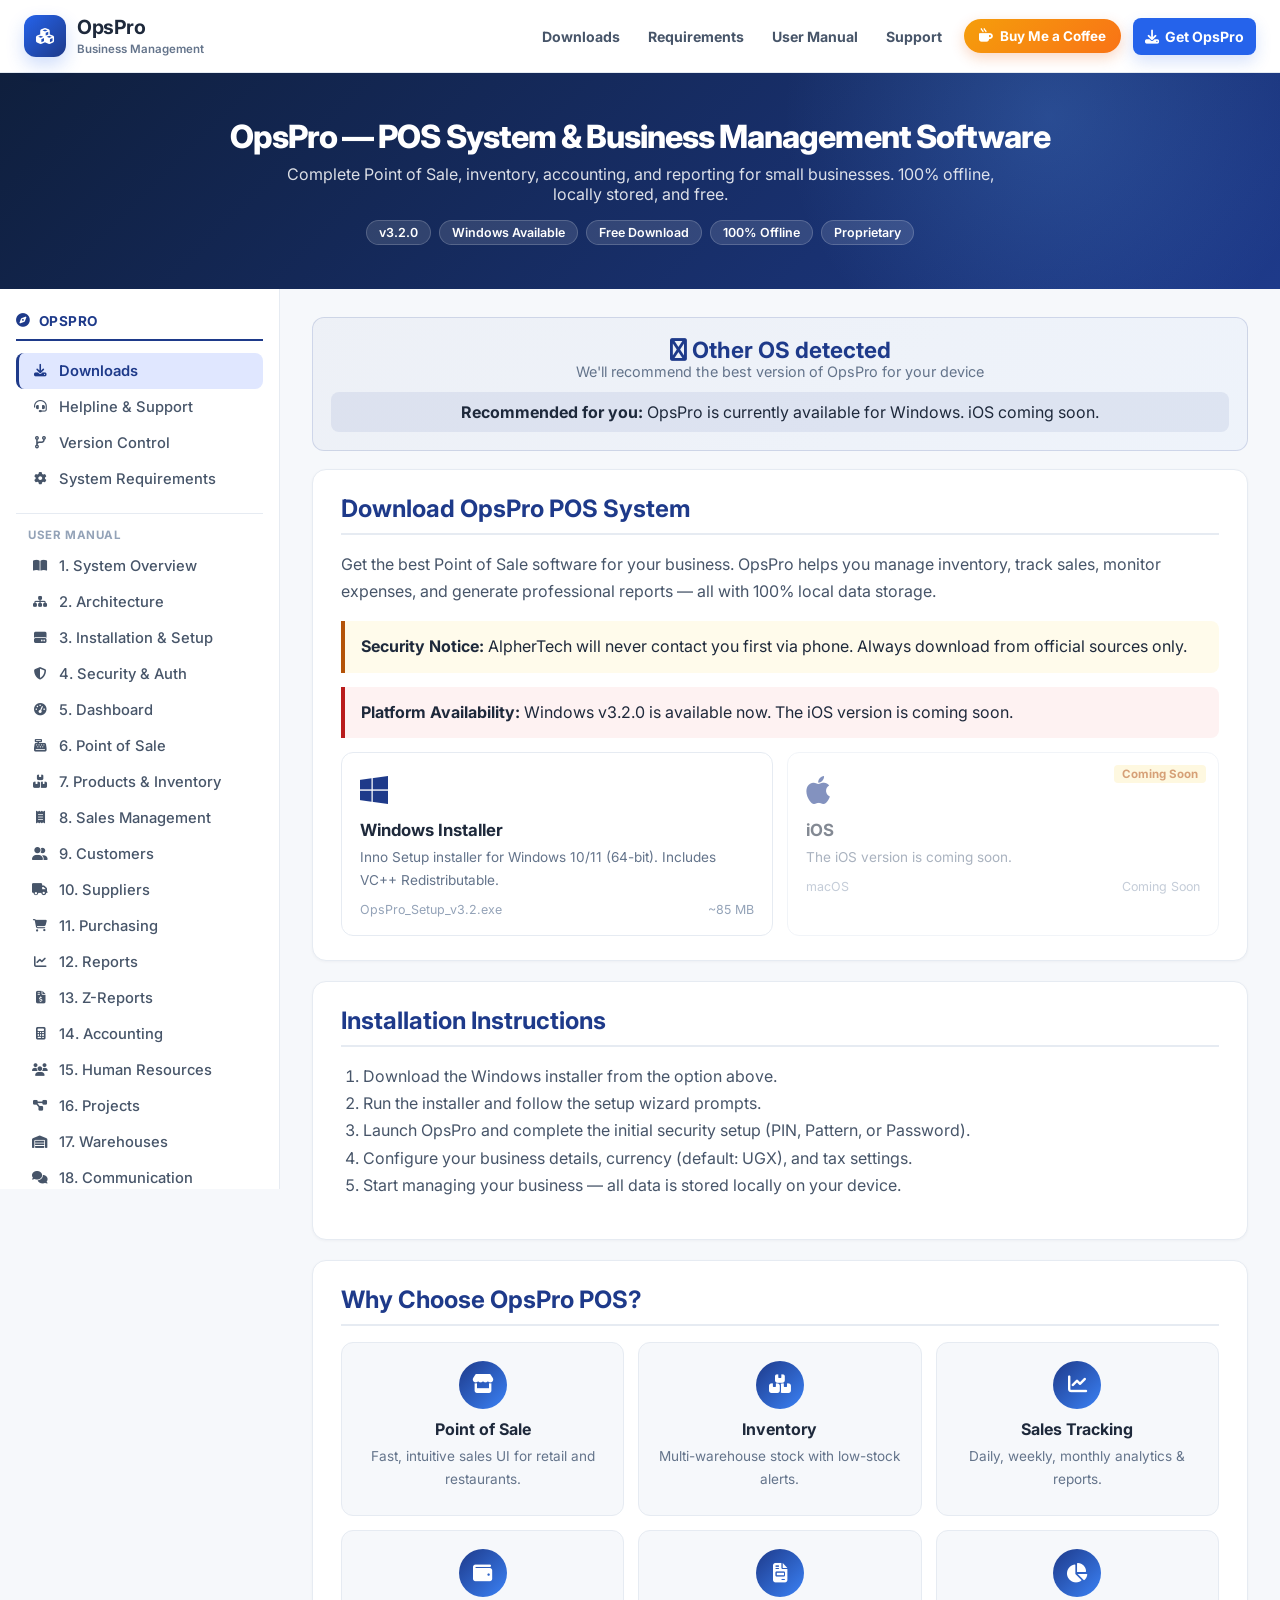
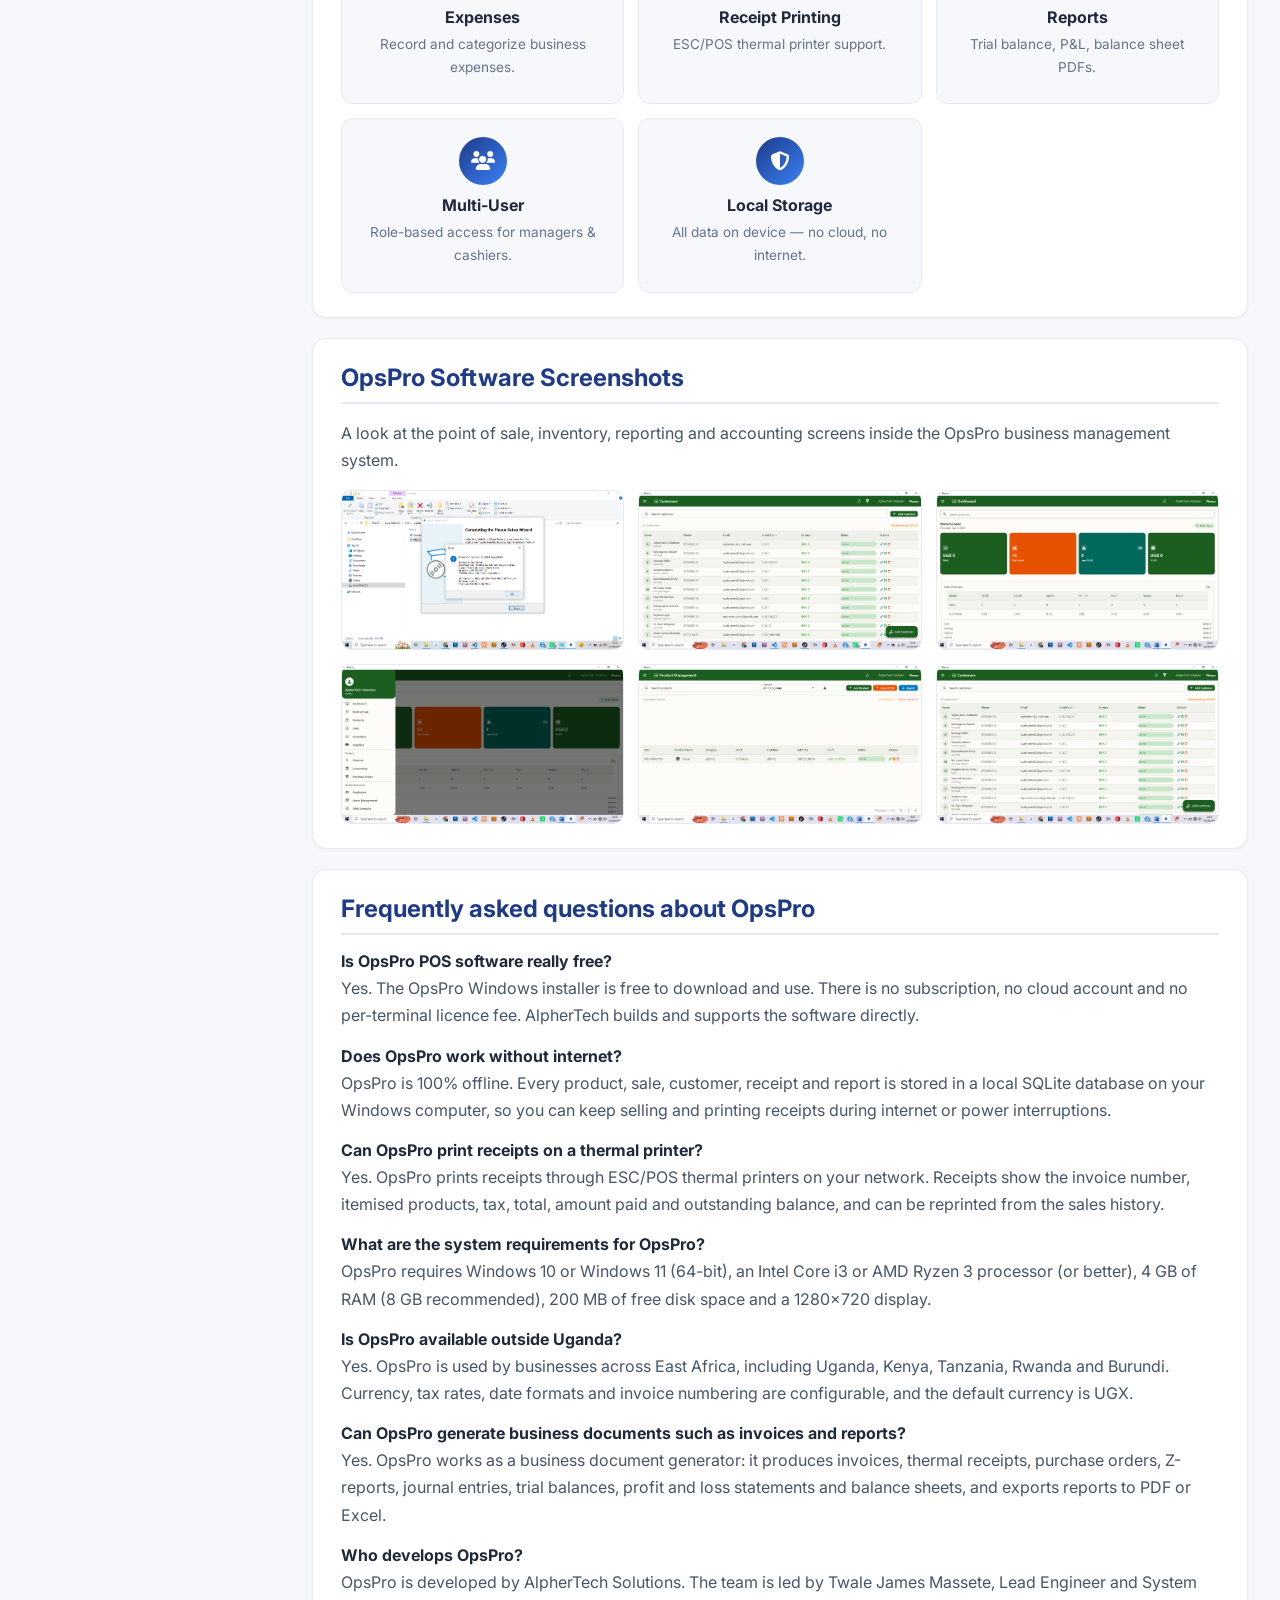
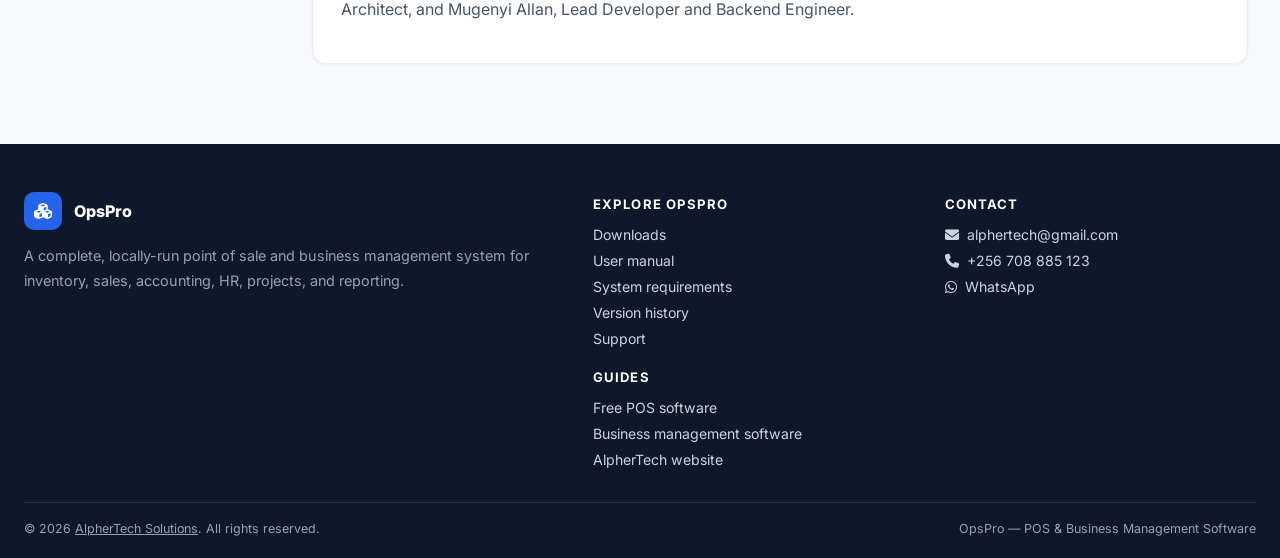
<file: index.html>
<!DOCTYPE html>
<html lang="en">
<head>
    <meta charset="UTF-8">
    <meta name="viewport" content="width=device-width, initial-scale=1.0">
    <meta http-equiv="X-UA-Compatible" content="IE=edge" />

    <title>OpsPro POS System &amp; Free Business Management Software | AlpherTech</title>
    <meta name="title" content="OpsPro POS System &amp; Free Business Management Software | AlpherTech" />
    <meta name="description" content="OpsPro is a free point of sale (POS) and business management software for small businesses in Uganda and East Africa. Track sales and inventory, print thermal receipts, generate invoices and PDF reports — 100% offline on Windows." />
    <meta name="keywords" content="opspro, alphertech, alphertech software, opspro pos, free pos software, free point of sale software, pos system, point of sale software, free business management software, free business management system, business management software, software management tools, receipt printing, business document generator, inventory management software, sales management software, expense tracking, offline pos system, windows pos software, kampala pos, uganda business software, east africa business software" />
    <meta name="author" content="AlpherTech Solutions" />
    <meta name="publisher" content="AlpherTech Solutions" />
    <meta name="robots" content="index, follow, max-snippet:-1, max-image-preview:large, max-video-preview:-1" />
    <meta name="googlebot" content="index, follow, max-snippet:-1, max-image-preview:large" />
    <meta name="theme-color" content="#1e3a8a" />
    <meta name="application-name" content="OpsPro" />
    <meta name="apple-mobile-web-app-title" content="OpsPro" />
    <meta name="geo.region" content="UG-C" />
    <meta name="geo.placename" content="Kampala, Uganda" />
    <meta name="geo.position" content="0.3476;32.5825" />
    <meta name="ICBM" content="0.3476, 32.5825" />
    <link rel="canonical" href="https://opspro.alphertech.com/" />

    <meta property="og:site_name" content="OpsPro by AlpherTech" />
    <meta property="og:locale" content="en_UG" />
    <meta property="og:title" content="OpsPro — Free POS System &amp; Business Management Software" />
    <meta property="og:description" content="Free POS, inventory, accounting, receipt printing and business document generation for small businesses. 100% offline, locally stored, Windows." />
    <meta property="og:type" content="website" />
    <meta property="og:url" content="https://opspro.alphertech.com/" />
    <meta property="og:image" content="https://opspro.alphertech.com/assets/og-opspro.png" />
    <meta property="og:image:width" content="1200" />
    <meta property="og:image:height" content="630" />
    <meta property="og:image:alt" content="OpsPro POS and business management software by AlpherTech" />
    <meta name="twitter:card" content="summary_large_image" />
    <meta name="twitter:title" content="OpsPro — Free POS &amp; Business Management Software" />
    <meta name="twitter:description" content="Free offline POS system with inventory, thermal receipts, invoices and reports for small businesses in Uganda and East Africa." />
    <meta name="twitter:image" content="https://opspro.alphertech.com/assets/og-opspro.png" />
    <meta name="twitter:image:alt" content="OpsPro POS and business management software" />

    <link rel="icon" href="assets/favicon.svg" type="image/svg+xml" />
    <link rel="apple-touch-icon" href="assets/apple-touch-icon.png" />
    <link rel="preconnect" href="https://fonts.googleapis.com">
    <link rel="preconnect" href="https://fonts.gstatic.com" crossorigin>
    <link rel="preconnect" href="https://cdnjs.cloudflare.com">
    <link href="https://fonts.googleapis.com/css2?family=Inter:wght@300;400;500;600;700;800&display=swap" rel="stylesheet">
    <link rel="stylesheet" href="https://cdnjs.cloudflare.com/ajax/libs/font-awesome/6.4.0/css/all.min.css">

    <style>
        body.protected * {
            -webkit-user-select: none !important;
            -moz-user-select: none !important;
            -ms-user-select: none !important;
            user-select: none !important;
        }
        body.protected img {
            -webkit-user-select: none !important;
            -moz-user-select: none !important;
            -ms-user-select: none !important;
            user-select: none !important;
            pointer-events: none !important;
            -webkit-touch-callout: none !important;
        }
        body.protected {
            -webkit-touch-callout: none !important;
        }
        .protected-overlay {
            display: none !important;
        }
        body.protected .protected-overlay {
            display: none !important;
        }
    </style>

    <script>document.documentElement.classList.add('js');</script>

    <script>
        document.addEventListener('DOMContentLoaded', function() {
            document.body.classList.add('protected');

            document.addEventListener('contextmenu', function(e) {
                e.preventDefault();
                return false;
            }, false);

            document.addEventListener('copy', function(e) {
                e.preventDefault();
                e.stopPropagation();
                return false;
            }, false);

            document.addEventListener('cut', function(e) {
                e.preventDefault();
                e.stopPropagation();
                return false;
            }, false);

            document.addEventListener('paste', function(e) {
                e.preventDefault();
                e.stopPropagation();
                return false;
            }, false);

            document.addEventListener('selectstart', function(e) {
                if (e.target.tagName !== 'INPUT' && e.target.tagName !== 'TEXTAREA') {
                    e.preventDefault();
                    return false;
                }
            }, false);

            document.addEventListener('dragstart', function(e) {
                e.preventDefault();
                return false;
            }, false);

            document.addEventListener('mousedown', function(e) {
                if (e.target.tagName !== 'INPUT' && e.target.tagName !== 'TEXTAREA' && e.target.tagName !== 'SELECT') {
                    if (e.button === 0) {
                        e.preventDefault();
                        return false;
                    }
                }
            }, false);

            document.addEventListener('keydown', function(e) {
                if (e.ctrlKey || e.metaKey) {
                    var key = e.key.toLowerCase();
                    if (key === 'c' || key === 'x' || key === 'v' || key === 'a' || key === 'p' || key === 's') {
                        e.preventDefault();
                        return false;
                    }
                }
                if (e.key === 'PrintScreen') {
                    e.preventDefault();
                    return false;
                }
            }, false);

            setInterval(function() {
                window.focus();
            }, 1000);

            document.addEventListener('visibilitychange', function() {
                if (document.visibilityState === 'hidden') {
                    document.body.style.display = 'none';
                    setTimeout(function() {
                        document.body.style.display = '';
                    }, 1000);
                }
            }, false);

            var style = document.createElement('style');
            style.innerHTML = '@media screen and (resource-hint: preload) { .protected * { content-visibility: auto; } }';
            document.head.appendChild(style);
        });
    </script>

    <style>
        :root {
            --side-w: 280px;
            --ink: #1e293b;
            --muted: #64748b;
            --line: #e6ebf2;
            --bg: #f6f8fb;
            --brand: #1e3a8a;
            --brand-light: #e0e7ff;
        }

        * { box-sizing: border-box; }

        .opspro-page { background: var(--bg); min-height: 100vh; }

        .opspro-topbar {
            background: linear-gradient(135deg, #0f1f3d 0%, #1a2f5c 100%);
            color: #fff;
            padding: 32px 24px;
            text-align: center;
        }
        .opspro-topbar h1 { margin: 0 auto; font-size: 2rem; font-weight: 800; }
        .opspro-topbar p { margin: 8px auto 0; opacity: 0.85; max-width: 720px; }
        .opspro-topbar .badges { margin-top: 16px; display: flex; gap: 8px; flex-wrap: wrap; justify-content: center; }
        .opspro-topbar .badge {
            background: rgba(255,255,255,0.12);
            border: 1px solid rgba(255,255,255,0.18);
            color: #fff;
            padding: 4px 12px;
            border-radius: 999px;
            font-size: 0.78rem;
            font-weight: 600;
        }

        .opspro-shell {
            display: grid;
            grid-template-columns: var(--side-w) 1fr;
            align-items: start;
            max-width: 1400px;
            margin: 0 auto;
        }

        .opspro-side {
            background: #fff;
            border-right: 1px solid var(--line);
            padding: 24px 16px;
            position: sticky;
            top: 0;
            align-self: stretch;
            max-height: 100vh;
            overflow-y: auto;
        }
        .opspro-side h3 {
            font-size: 0.85rem;
            text-transform: uppercase;
            letter-spacing: 0.5px;
            color: var(--brand);
            margin: 0 0 12px;
            padding-bottom: 10px;
            border-bottom: 2px solid var(--brand);
            display: flex;
            align-items: center;
            gap: 8px;
        }
        .opspro-side ul { list-style: none; padding: 0; margin: 0 0 16px; }
        .opspro-side li a {
            display: flex;
            align-items: center;
            gap: 10px;
            padding: 9px 12px;
            color: #475569;
            text-decoration: none;
            border-radius: 8px;
            font-size: 0.92rem;
            font-weight: 500;
            border-left: 3px solid transparent;
            transition: all 0.15s ease;
        }
        .opspro-side li a:hover { background: #eef2ff; color: var(--brand); }
        .opspro-side li a.active {
            background: var(--brand-light);
            color: var(--brand);
            border-left-color: var(--brand);
            font-weight: 600;
        }
        .opspro-side li a i { width: 18px; text-align: center; font-size: 0.85em; }
        .opspro-side .sep {
            padding: 14px 12px 6px;
            font-size: 0.72rem;
            text-transform: uppercase;
            letter-spacing: 0.6px;
            color: #94a3b8;
            font-weight: 700;
            border-top: 1px solid var(--line);
            margin-top: 8px;
        }

        .opspro-content { padding: 28px 32px 60px; min-height: 60vh; }
        .opspro-panel { margin-bottom: 4px; }
        html.js .opspro-panel { display: none; }
        html.js .opspro-panel.active { display: block; animation: panelIn 0.25s ease; }
        @keyframes panelIn {
            from { opacity: 0; transform: translateY(6px); }
            to   { opacity: 1; transform: translateY(0); }
        }

        .panel-card {
            background: #fff;
            border: 1px solid var(--line);
            border-radius: 14px;
            padding: 24px 28px;
            margin-bottom: 20px;
            box-shadow: 0 1px 3px rgba(15, 31, 61, 0.04);
        }
        .panel-card h2 {
            color: var(--brand);
            margin: 0 0 16px;
            padding-bottom: 10px;
            border-bottom: 2px solid var(--line);
            font-size: 1.5rem;
        }
        .panel-card h3 { color: var(--ink); margin: 18px 0 10px; font-size: 1.1rem; }
        .panel-card p, .panel-card li { color: #475569; line-height: 1.7; }
        .panel-card ul, .panel-card ol { padding-left: 22px; }
        .panel-card table {
            width: 100%;
            border-collapse: collapse;
            margin: 14px 0;
            font-size: 0.93rem;
        }
        .panel-card th, .panel-card td {
            border: 1px solid var(--line);
            padding: 8px 12px;
            text-align: left;
        }
        .panel-card th { background: var(--bg); color: var(--ink); font-weight: 600; }
        .panel-card td { color: #475569; }
        .panel-card code {
            background: #eef2ff;
            color: var(--brand);
            padding: 2px 6px;
            border-radius: 4px;
            font-family: Consolas, Monaco, monospace;
            font-size: 0.9em;
        }
        .panel-card kbd {
            background: #fff;
            border: 1px solid #cbd5e1;
            border-radius: 4px;
            padding: 2px 8px;
            font-family: monospace;
            font-size: 0.85em;
            color: var(--ink);
        }

        .badge-pill {
            display: inline-block;
            padding: 2px 10px;
            border-radius: 12px;
            font-size: 0.75rem;
            font-weight: 600;
            margin-right: 6px;
        }
        .bp-blue   { background: #dbeafe; color: #1d4ed8; }
        .bp-green  { background: #dcfce7; color: #15803d; }
        .bp-red    { background: #fee2e2; color: #b91c1c; }
        .bp-yellow { background: #fef3c7; color: #b45309; }

        .callout {
            background: #eef2ff;
            border-left: 4px solid var(--brand);
            padding: 12px 16px;
            border-radius: 0 8px 8px 0;
            margin: 14px 0;
        }
        .callout.warning { background: #fffbeb; border-left-color: #b45309; }
        .callout.error   { background: #fef2f2; border-left-color: #b91c1c; }
        .callout.success { background: #f0fdf4; border-left-color: #15803d; }
        .callout p { margin: 0; color: var(--ink); }

        .info-row {
            background: linear-gradient(135deg, rgba(30,58,138,0.04) 0%, rgba(59,130,246,0.04) 100%);
            border: 1px solid rgba(30,58,138,0.15);
            border-radius: 12px;
            padding: 18px;
            text-align: center;
            margin-bottom: 18px;
        }
        .info-row .os-name { font-size: 1.4rem; font-weight: 700; color: var(--brand); }
        .info-row .os-sub { color: var(--muted); font-size: 0.9rem; }
        .info-row .recommendation {
            margin-top: 12px;
            padding: 10px 14px;
            background: rgba(30,58,138,0.08);
            border-radius: 8px;
            display: none;
        }
        .info-row .recommendation.show { display: block; }

        .download-grid {
            display: grid;
            grid-template-columns: repeat(auto-fit, minmax(240px, 1fr));
            gap: 14px;
        }
        .download-card {
            background: #fff;
            border: 1px solid var(--line);
            border-radius: 12px;
            padding: 18px;
            text-decoration: none;
            color: inherit;
            transition: all 0.2s ease;
            position: relative;
        }
        .download-card:hover {
            transform: translateY(-2px);
            box-shadow: 0 4px 12px rgba(30,58,138,0.1);
            border-color: #c7d2fe;
        }
        .download-card .ico { font-size: 2rem; color: var(--brand); margin-bottom: 10px; }
        .download-card h4 { margin: 0 0 6px; color: var(--ink); font-size: 1.05rem; }
        .download-card p { margin: 0 0 10px; font-size: 0.85rem; color: var(--muted); }
        .download-card .meta {
            display: flex;
            justify-content: space-between;
            font-size: 0.78rem;
            color: #94a3b8;
        }
        .download-card.soon { opacity: 0.55; }
        .download-card.soon::after {
            content: 'Coming Soon';
            position: absolute;
            top: 12px;
            right: 12px;
            background: #fef3c7;
            color: #b45309;
            padding: 2px 8px;
            border-radius: 4px;
            font-size: 0.72rem;
            font-weight: 700;
        }

        .helpline-grid {
            display: grid;
            grid-template-columns: repeat(auto-fit, minmax(220px, 1fr));
            gap: 14px;
        }
        .helpline-card {
            background: var(--bg);
            border: 1px solid var(--line);
            border-radius: 12px;
            padding: 18px;
            text-align: center;
        }
        .helpline-card .ico {
            width: 48px; height: 48px;
            background: linear-gradient(135deg, var(--brand), #3b82f6);
            color: #fff;
            border-radius: 50%;
            display: inline-flex;
            align-items: center;
            justify-content: center;
            font-size: 1.2rem;
            margin-bottom: 10px;
        }
        .helpline-card h4 { margin: 0 0 6px; color: var(--ink); }
        .helpline-card p { margin: 0 0 6px; font-size: 0.85rem; color: var(--muted); }
        .helpline-card a { color: var(--brand); font-weight: 600; font-size: 0.9rem; text-decoration: none; }

        .version-item {
            position: relative;
            padding: 14px 16px;
            background: var(--bg);
            border: 1px solid var(--line);
            border-left: 4px solid var(--brand);
            border-radius: 10px;
            margin-bottom: 12px;
        }
        .version-item.current { border-left-color: #15803d; background: #f0fdf4; }
        .version-item .vhead {
            display: flex;
            justify-content: space-between;
            align-items: center;
            flex-wrap: wrap;
            gap: 8px;
            margin-bottom: 6px;
        }
        .version-item .vnum { font-weight: 700; color: var(--ink); }
        .version-item .vtag {
            padding: 2px 10px;
            border-radius: 4px;
            font-size: 0.72rem;
            font-weight: 700;
        }
        .vtag-current  { background: #dcfce7; color: #15803d; }
        .vtag-previous { background: #dbeafe; color: #1d4ed8; }
        .vtag-legacy   { background: #f1f5f9; color: #64748b; }
        .version-item .vdate { color: #94a3b8; font-size: 0.85rem; margin-bottom: 8px; }
        .version-item ul { padding-left: 20px; margin: 0; }
        .version-item li { font-size: 0.9rem; margin-bottom: 4px; }

        .req-grid {
            display: grid;
            grid-template-columns: repeat(auto-fit, minmax(180px, 1fr));
            gap: 10px;
        }
        .req-item {
            background: var(--bg);
            border: 1px solid var(--line);
            border-radius: 10px;
            padding: 12px 14px;
        }
        .req-item h5 {
            color: var(--brand);
            font-size: 0.72rem;
            margin: 0 0 4px;
            text-transform: uppercase;
            letter-spacing: 0.5px;
        }
        .req-item p { margin: 0; color: #475569; font-size: 0.9rem; }

        .kv-list { list-style: none; padding: 0; margin: 0; }
        .kv-list li {
            padding: 10px 0;
            border-bottom: 1px solid var(--line);
            display: flex;
            gap: 8px;
        }
        .kv-list li:last-child { border-bottom: 0; }
        .kv-list strong { color: var(--ink); min-width: 140px; }

        html { scroll-behavior: smooth; }
        body.opspro-page {
            margin: 0;
            font-family: Inter, Arial, sans-serif;
            color: var(--ink);
        }
        .container { width: min(1400px, calc(100% - 48px)); margin-inline: auto; }

        .opspro-header {
            position: sticky;
            top: 0;
            z-index: 100;
            background: rgba(255, 255, 255, 0.96);
            border-bottom: 1px solid rgba(226, 232, 240, 0.9);
            backdrop-filter: blur(14px);
        }
        .opspro-nav-wrap {
            min-height: 72px;
            display: flex;
            align-items: center;
            justify-content: space-between;
            gap: 24px;
        }
        .opspro-brand {
            display: inline-flex;
            align-items: center;
            gap: 11px;
            color: var(--ink);
            text-decoration: none;
        }
        .opspro-brand-mark {
            width: 42px;
            height: 42px;
            display: grid;
            place-items: center;
            border-radius: 12px;
            background: linear-gradient(135deg, #2563eb, #1e3a8a);
            color: #fff;
            box-shadow: 0 8px 18px rgba(37, 99, 235, 0.22);
        }
        .opspro-brand-copy { display: grid; line-height: 1.05; }
        .opspro-brand-copy strong { font-size: 1.22rem; letter-spacing: -0.02em; }
        .opspro-brand-copy small { margin-top: 5px; color: var(--muted); font-size: 0.72rem; font-weight: 600; }
        .opspro-nav {
            display: flex;
            align-items: center;
            gap: 4px;
        }
        .opspro-nav a {
            padding: 10px 12px;
            border-radius: 8px;
            color: #475569;
            font-size: 0.88rem;
            font-weight: 700;
            text-decoration: none;
        }
        .opspro-nav a:hover { background: #eff6ff; color: #1d4ed8; }
        .opspro-nav .opspro-nav-cta {
            margin-left: 8px;
            background: #2563eb;
            color: #fff;
            box-shadow: 0 7px 16px rgba(37, 99, 235, 0.18);
        }
        .opspro-nav .opspro-donate-btn {
            display: inline-flex;
            align-items: center;
            gap: 8px;
            margin-left: 6px;
            padding: 10px 15px;
            border: 0;
            border-radius: 999px;
            background: linear-gradient(135deg, #f59e0b, #f97316);
            color: #fff;
            box-shadow: 0 5px 14px rgba(234, 88, 12, 0.24);
            cursor: pointer;
            font: 700 0.84rem/1.1 Inter, Arial, sans-serif;
            white-space: nowrap;
            transition: transform 0.18s ease, box-shadow 0.18s ease, background 0.18s ease;
        }
        .opspro-nav .opspro-donate-btn:hover {
            transform: translateY(-1px);
            background: linear-gradient(135deg, #fbbf24, #fb923c);
            box-shadow: 0 8px 18px rgba(234, 88, 12, 0.3);
        }
        .opspro-nav .opspro-donate-btn:focus-visible,
        .opspro-side-toggle:focus-visible { outline: 3px solid #93c5fd; outline-offset: 3px; }
        .opspro-donation-dialog {
            width: min(440px, calc(100% - 32px));
            padding: 28px;
            border: 1px solid #e2e8f0;
            border-radius: 18px;
            color: var(--ink);
            box-shadow: 0 24px 70px rgba(15, 23, 42, 0.28);
        }
        .opspro-donation-dialog::backdrop { background: rgba(15, 23, 42, 0.62); backdrop-filter: blur(3px); }
        .opspro-donation-dialog h2 { margin: 0 0 8px; color: #1e3a8a; font-size: 1.4rem; }
        .opspro-donation-dialog p { margin: 0 0 18px; color: #64748b; line-height: 1.6; }
        .opspro-donation-contact { display: grid; gap: 10px; }
        .opspro-donation-contact a {
            display: flex;
            align-items: center;
            gap: 10px;
            padding: 12px 14px;
            border: 1px solid #e2e8f0;
            border-radius: 10px;
            color: #1e3a8a;
            font-weight: 700;
            text-decoration: none;
        }
        .opspro-donation-contact a:hover { background: #eff6ff; }
        .opspro-donation-close {
            display: block;
            margin: 20px 0 0 auto;
            padding: 9px 16px;
            border: 0;
            border-radius: 9px;
            background: #1e3a8a;
            color: #fff;
            font: inherit;
            font-weight: 700;
            cursor: pointer;
        }
        .opspro-menu-btn {
            display: none;
            width: 42px;
            height: 42px;
            border: 1px solid var(--line);
            border-radius: 10px;
            background: #fff;
            color: var(--ink);
            cursor: pointer;
        }
        .opspro-side-toggle { display: none; }
        .opspro-topbar {
            padding: 44px 24px;
            background:
                radial-gradient(circle at 82% 20%, rgba(96, 165, 250, 0.22), transparent 25%),
                linear-gradient(135deg, #0f1f3d 0%, #1e3a8a 100%);
        }
        .opspro-topbar h1 { max-width: 820px; margin-inline: auto; letter-spacing: -0.03em; }

        .opspro-footer {
            background: #0f172a;
            color: #cbd5e1;
            padding: 48px 24px 22px;
        }
        .opspro-footer-grid {
            display: grid;
            grid-template-columns: 1.7fr 1fr 1fr;
            gap: 40px;
            max-width: 1400px;
            margin: 0 auto;
        }
        .opspro-footer-brand { display: flex; align-items: center; gap: 12px; color: #fff; font-weight: 800; }
        .opspro-footer-mark {
            width: 38px;
            height: 38px;
            display: grid;
            place-items: center;
            border-radius: 10px;
            background: #2563eb;
        }
        .opspro-footer-copy { max-width: 520px; margin: 14px 0 0; color: #94a3b8; line-height: 1.7; font-size: 0.9rem; }
        .opspro-footer h4 { margin: 4px 0 14px; color: #fff; font-size: 0.82rem; text-transform: uppercase; letter-spacing: 0.08em; }
        .opspro-footer-links { display: grid; gap: 9px; }
        .opspro-footer-links a { color: #cbd5e1; text-decoration: none; font-size: 0.88rem; }
        .opspro-footer-links a:hover { color: #60a5fa; }
        .opspro-footer-bottom {
            max-width: 1400px;
            margin: 34px auto 0;
            padding-top: 18px;
            border-top: 1px solid rgba(148, 163, 184, 0.16);
            display: flex;
            justify-content: space-between;
            gap: 20px;
            color: #94a3b8;
            font-size: 0.78rem;
        }
        .opspro-footer-bottom p { margin: 0; }

        @media (max-width: 760px) {
            .container { width: min(100% - 32px, 1400px); }
            .opspro-menu-btn { display: grid; place-items: center; }
            .opspro-nav {
                position: absolute;
                left: 16px;
                right: 16px;
                top: 64px;
                display: none;
                padding: 10px;
                border: 1px solid var(--line);
                border-radius: 12px;
                background: #fff;
                box-shadow: 0 16px 40px rgba(15, 23, 42, 0.14);
            }
            .opspro-nav.open { display: grid; }
            .opspro-nav a { display: block; }
            .opspro-nav .opspro-nav-cta { margin: 4px 0 0; text-align: center; }
            .opspro-footer-grid { grid-template-columns: 1fr; gap: 28px; }
            .opspro-footer-bottom { flex-direction: column; }
            .opspro-topbar { padding: 34px 16px; }
        }

        @media (max-width: 900px) {
            .opspro-shell { grid-template-columns: 1fr; }
            .opspro-side {
                position: relative;
                max-height: 100vh;
                border-right: 0;
                border-bottom: 1px solid var(--line);
                padding: 10px 16px;
            }
            .opspro-side-toggle {
                display: inline-flex;
                align-items: center;
                gap: 10px;
                padding: 10px 14px;
                border: 1px solid var(--line);
                border-radius: 10px;
                background: #fff;
                color: var(--brand);
                font: 700 0.9rem Inter, Arial, sans-serif;
                cursor: pointer;
            }
            .opspro-side-content { display: none; padding-top: 16px; }
            .opspro-side.is-open .opspro-side-content {
                display: block;
                max-height: calc(100vh - 100px);
                overflow-y: auto;
            }
            .opspro-content { padding: 20px; }
            .opspro-topbar h1 { font-size: 1.5rem; }
        }

        .shot-grid {
            display: grid;
            grid-template-columns: repeat(auto-fit, minmax(220px, 1fr));
            gap: 14px;
        }
        .shot-grid figure { margin: 0; }
        .shot-grid img {
            width: 100%;
            height: auto;
            display: block;
            border-radius: 10px;
            border: 1px solid var(--line);
            background: var(--bg);
        }
        .shot-grid figcaption { margin-top: 6px; font-size: 0.78rem; color: var(--muted); }

        .faq-item { margin: 0 0 16px; }
        .faq-item h3 { margin: 0 0 4px; font-size: 1rem; }
        .faq-item p { margin: 0; }
    </style>

    <script type="application/ld+json">
    {
      "@context": "https://schema.org",
      "@graph": [
        {
          "@type": "Organization",
          "@id": "https://opspro.alphertech.com/#organization",
          "name": "AlpherTech Solutions",
          "alternateName": "AlpherTech",
          "url": "https://alphertech.com/",
          "logo": {
            "@type": "ImageObject",
            "url": "https://opspro.alphertech.com/assets/og-opspro.png",
            "width": 1200,
            "height": 630
          },
          "email": "alphertech@gmail.com",
          "telephone": "+256708885123",
          "description": "AlpherTech Solutions builds OpsPro, a free offline point of sale and business management software for small businesses in Uganda and East Africa.",
          "address": {
            "@type": "PostalAddress",
            "addressLocality": "Kampala",
            "addressCountry": "UG"
          },
          "areaServed": ["Uganda", "Kenya", "Tanzania", "Rwanda", "Burundi"],
          "founder": { "@id": "https://opspro.alphertech.com/#twale-james" },
          "employee": { "@id": "https://opspro.alphertech.com/#mugenyi-allan" },
          "sameAs": ["https://github.com/alphertech"]
        },
        {
          "@type": "Person",
          "@id": "https://opspro.alphertech.com/#twale-james",
          "name": "Twale James Massete",
          "jobTitle": "Lead Engineer and System Architect",
          "worksFor": { "@id": "https://opspro.alphertech.com/#organization" },
          "knowsAbout": ["Business management software", "Point of sale systems", "Flutter", "SQLite"]
        },
        {
          "@type": "Person",
          "@id": "https://opspro.alphertech.com/#mugenyi-allan",
          "name": "Mugenyi Allan",
          "jobTitle": "Lead Developer and Backend Engineer",
          "worksFor": { "@id": "https://opspro.alphertech.com/#organization" },
          "knowsAbout": ["Backend engineering", "Point of sale systems", "Database design", "Flutter"]
        },
        {
          "@type": "WebSite",
          "@id": "https://opspro.alphertech.com/#website",
          "url": "https://opspro.alphertech.com/",
          "name": "OpsPro by AlpherTech",
          "alternateName": ["OpsPro POS", "OpsPro Business Management Software"],
          "inLanguage": "en-UG",
          "publisher": { "@id": "https://opspro.alphertech.com/#organization" }
        },
        {
          "@type": "WebPage",
          "@id": "https://opspro.alphertech.com/#webpage",
          "url": "https://opspro.alphertech.com/",
          "name": "OpsPro POS System and Free Business Management Software",
          "description": "Free offline POS system and business management software for small businesses. Sales, inventory, accounting, receipt printing, business documents and reports.",
          "isPartOf": { "@id": "https://opspro.alphertech.com/#website" },
          "about": { "@id": "https://opspro.alphertech.com/#software" },
          "inLanguage": "en-UG",
          "primaryImageOfPage": {
            "@type": "ImageObject",
            "url": "https://opspro.alphertech.com/assets/og-opspro.png"
          }
        },
        {
          "@type": "SoftwareApplication",
          "@id": "https://opspro.alphertech.com/#software",
          "name": "OpsPro",
          "alternateName": ["OpsPro POS", "OpsPro Business Management System"],
          "applicationCategory": "BusinessApplication",
          "applicationSubCategory": "Point of Sale and Business Management Software",
          "operatingSystem": "Windows 10, Windows 11 (64-bit)",
          "softwareVersion": "3.2.0",
          "softwareRequirements": "Windows 10 or 11 64-bit, 4 GB RAM (8 GB recommended), 200 MB free disk space, optional ESC/POS thermal receipt printer and barcode scanner.",
          "fileSize": "85MB",
          "inLanguage": "en",
          "isAccessibleForFree": true,
          "offers": {
            "@type": "Offer",
            "price": "0",
            "priceCurrency": "UGX",
            "availability": "https://schema.org/InStock",
            "url": "https://opspro.alphertech.com/#downloads"
          },
          "downloadUrl": "https://opspro.alphertech.com/OpsPro_Setup_v3.2.exe",
          "publisher": { "@id": "https://opspro.alphertech.com/#organization" },
          "datePublished": "2025-10-01",
          "dateModified": "2026-08-01",
          "featureList": [
            "Free point of sale (POS) checkout with barcode scanning",
            "Inventory and multi-warehouse stock management",
            "Thermal receipt printing with ESC/POS printers",
            "Invoice, quotation and purchase order generation",
            "Sales, customer and supplier management",
            "Expense tracking and double-entry accounting",
            "Trial balance, profit and loss and balance sheet reports",
            "Z-reports and daily cash-up closing",
            "HR, payroll records, leave and shift scheduling",
            "Projects, tasks and time entries",
            "PDF and Excel report exports",
            "100% offline local SQLite data storage"
          ],
          "screenshot": [
            "https://opspro.alphertech.com/assets/screenshots/opspro-pos-1.png",
            "https://opspro.alphertech.com/assets/screenshots/opspro-pos-2.png",
            "https://opspro.alphertech.com/assets/screenshots/opspro-pos-3.png",
            "https://opspro.alphertech.com/assets/screenshots/opspro-pos-4.png"
          ]
        },
        {
          "@type": "BreadcrumbList",
          "@id": "https://opspro.alphertech.com/#breadcrumb",
          "itemListElement": [
            { "@type": "ListItem", "position": 1, "name": "Home", "item": "https://opspro.alphertech.com/" },
            { "@type": "ListItem", "position": 2, "name": "OpsPro POS Downloads", "item": "https://opspro.alphertech.com/#downloads" },
            { "@type": "ListItem", "position": 3, "name": "User Manual", "item": "https://opspro.alphertech.com/#overview" }
          ]
        },
        {
          "@type": "HowTo",
          "@id": "https://opspro.alphertech.com/#install-howto",
          "name": "How to install OpsPro POS and business management software on Windows",
          "description": "Install the free OpsPro POS system on a Windows 10 or Windows 11 computer and complete the first-run security setup.",
          "totalTime": "PT10M",
          "tool": [{ "@type": "HowToTool", "name": "Windows 10 or Windows 11 computer" }],
          "step": [
            { "@type": "HowToStep", "position": 1, "name": "Download the installer", "text": "Download OpsPro_Setup_v3.2.exe from the official OpsPro downloads page." },
            { "@type": "HowToStep", "position": 2, "name": "Run the setup wizard", "text": "Open the installer and follow the Inno Setup wizard prompts to install OpsPro." },
            { "@type": "HowToStep", "position": 3, "name": "Create your security method", "text": "Launch OpsPro and complete the security setup by choosing a PIN, pattern or password." },
            { "@type": "HowToStep", "position": 4, "name": "Configure business settings", "text": "Set your business details, currency (default UGX), tax rate and invoice prefix." },
            { "@type": "HowToStep", "position": 5, "name": "Start selling", "text": "Add products and customers, open the POS screen and record your first sale. All data is stored locally on the device." }
          ]
        },
        {
          "@type": "FAQPage",
          "@id": "https://opspro.alphertech.com/#faq",
          "mainEntity": [
            {
              "@type": "Question",
              "name": "Is OpsPro POS software really free?",
              "acceptedAnswer": {
                "@type": "Answer",
                "text": "Yes. The OpsPro Windows installer is free to download and use. There is no subscription, no cloud account and no per-terminal licence fee. AlpherTech builds and supports the software directly."
              }
            },
            {
              "@type": "Question",
              "name": "Does OpsPro work without internet?",
              "acceptedAnswer": {
                "@type": "Answer",
                "text": "OpsPro is 100% offline. Every product, sale, customer, receipt and report is stored in a local SQLite database on your Windows computer, so you can keep selling and printing receipts during internet or power interruptions."
              }
            },
            {
              "@type": "Question",
              "name": "Can OpsPro print receipts on a thermal printer?",
              "acceptedAnswer": {
                "@type": "Answer",
                "text": "Yes. OpsPro prints receipts through ESC/POS thermal printers on your network. Receipts show the invoice number, itemised products, tax, total, amount paid and outstanding balance, and can be reprinted from the sales history."
              }
            },
            {
              "@type": "Question",
              "name": "What are the system requirements for OpsPro?",
              "acceptedAnswer": {
                "@type": "Answer",
                "text": "OpsPro requires Windows 10 or Windows 11 (64-bit), an Intel Core i3 or AMD Ryzen 3 processor (or better), 4 GB of RAM (8 GB recommended), 200 MB of free disk space and a 1280x720 display."
              }
            },
            {
              "@type": "Question",
              "name": "Is OpsPro available outside Uganda?",
              "acceptedAnswer": {
                "@type": "Answer",
                "text": "Yes. OpsPro is used by businesses across East Africa, including Uganda, Kenya, Tanzania, Rwanda and Burundi. Currency, tax rates, date formats and invoice numbering are configurable, and the default currency is UGX."
              }
            },
            {
              "@type": "Question",
              "name": "Can OpsPro generate business documents such as invoices and reports?",
              "acceptedAnswer": {
                "@type": "Answer",
                "text": "Yes. OpsPro works as a business document generator: it produces invoices, thermal receipts, purchase orders, Z-reports, journal entries, trial balances, profit and loss statements and balance sheets, and exports reports to PDF or Excel."
              }
            },
            {
              "@type": "Question",
              "name": "Who develops OpsPro?",
              "acceptedAnswer": {
                "@type": "Answer",
                "text": "OpsPro is developed by AlpherTech Solutions. The team is led by Twale James Massete, Lead Engineer and System Architect, and Mugenyi Allan, Lead Developer and Backend Engineer."
              }
            }
          ]
        }
      ]
    }
    </script>
</head>
<body class="opspro-page">

    <header class="opspro-header" id="top">
        <div class="container opspro-nav-wrap">
            <a href="#top" class="opspro-brand" aria-label="OpsPro home">
                <span class="opspro-brand-mark"><i class="fas fa-cubes"></i></span>
                <span class="opspro-brand-copy">
                    <strong>OpsPro</strong>
                    <small>Business Management</small>
                </span>
            </a>
            <nav class="opspro-nav" id="opsproNav" aria-label="Primary">
                <a href="#" data-target="downloads">Downloads</a>
                <a href="#" data-target="system">Requirements</a>
                <a href="#" data-target="overview">User Manual</a>
                <a href="#" data-target="helpline">Support</a>
                <button class="opspro-donate-btn" type="button" aria-haspopup="dialog" aria-controls="donationDialog"><i class="fas fa-mug-hot"></i> Buy Me a Coffee</button>
                <a href="#" class="opspro-nav-cta" data-target="downloads"><i class="fas fa-download"></i>&nbsp; Get OpsPro</a>
            </nav>
            <button class="opspro-menu-btn" type="button" aria-label="Toggle navigation" aria-controls="opsproNav" aria-expanded="false">
                <i class="fas fa-bars"></i>
            </button>
        </div>
    </header>

    <dialog class="opspro-donation-dialog" id="donationDialog" aria-labelledby="donationDialogTitle">
        <h2 id="donationDialogTitle"><i class="fas fa-heart" aria-hidden="true"></i> Support the developers</h2>
        <p>Thank you for supporting OpsPro. Contact us to request the donation account details.</p>
        <div class="opspro-donation-contact">
            <a href="tel:+256708885123"><i class="fas fa-phone" aria-hidden="true"></i> +256 708 885 123</a>
            <a href="mailto:alphertech@gmail.com?subject=OpsPro%20Donation%20Account"><i class="fas fa-envelope" aria-hidden="true"></i> alphertech@gmail.com</a>
        </div>
        <button class="opspro-donation-close" type="button">Close</button>
    </dialog>

    <section class="opspro-topbar">
        <div class="container">
            <h1>OpsPro — POS System & Business Management Software</h1>
            <p>Complete Point of Sale, inventory, accounting, and reporting for small businesses. 100% offline, locally stored, and free.</p>
            <div class="badges">
                <span class="badge">v3.2.0</span>
                <span class="badge">Windows Available</span>
                <span class="badge">Free Download</span>
                <span class="badge">100% Offline</span>
                <span class="badge">Proprietary</span>
            </div>
        </div>
    </section>

    <div class="opspro-shell">
        <aside class="opspro-side" aria-label="OpsPro navigation">
            <button class="opspro-side-toggle" type="button" aria-controls="opsproSideContent" aria-expanded="false">
                <i class="fas fa-bars" aria-hidden="true"></i> OpsPro menu
            </button>
            <div class="opspro-side-content" id="opsproSideContent">
                <h3><i class="fas fa-compass"></i> OpsPro</h3>
                <ul id="opsproMenu">
                    <li><a href="#" class="active" data-target="downloads"><i class="fas fa-download"></i> Downloads</a></li>
                    <li><a href="#" data-target="helpline"><i class="fas fa-headset"></i> Helpline & Support</a></li>
                    <li><a href="#" data-target="versions"><i class="fas fa-code-branch"></i> Version Control</a></li>
                    <li><a href="#" data-target="system"><i class="fas fa-cog"></i> System Requirements</a></li>
                </ul>
                <div class="sep">User Manual</div>
                <ul id="opsproManualMenu">
                <li><a href="#" data-target="overview"><i class="fas fa-book-open"></i> 1. System Overview</a></li>
                <li><a href="#" data-target="architecture"><i class="fas fa-sitemap"></i> 2. Architecture</a></li>
                <li><a href="#" data-target="installation"><i class="fas fa-hdd"></i> 3. Installation & Setup</a></li>
                <li><a href="#" data-target="security"><i class="fas fa-shield-alt"></i> 4. Security & Auth</a></li>
                <li><a href="#" data-target="dashboard"><i class="fas fa-tachometer-alt"></i> 5. Dashboard</a></li>
                <li><a href="#" data-target="pos"><i class="fas fa-cash-register"></i> 6. Point of Sale</a></li>
                <li><a href="#" data-target="products"><i class="fas fa-boxes"></i> 7. Products & Inventory</a></li>
                <li><a href="#" data-target="sales"><i class="fas fa-receipt"></i> 8. Sales Management</a></li>
                <li><a href="#" data-target="customers"><i class="fas fa-user-friends"></i> 9. Customers</a></li>
                <li><a href="#" data-target="suppliers"><i class="fas fa-truck"></i> 10. Suppliers</a></li>
                <li><a href="#" data-target="purchasing"><i class="fas fa-shopping-cart"></i> 11. Purchasing</a></li>
                <li><a href="#" data-target="reports"><i class="fas fa-chart-line"></i> 12. Reports</a></li>
                <li><a href="#" data-target="zreport"><i class="fas fa-file-invoice-dollar"></i> 13. Z-Reports</a></li>
                <li><a href="#" data-target="accounting"><i class="fas fa-calculator"></i> 14. Accounting</a></li>
                <li><a href="#" data-target="hr"><i class="fas fa-users"></i> 15. Human Resources</a></li>
                <li><a href="#" data-target="projects"><i class="fas fa-project-diagram"></i> 16. Projects</a></li>
                <li><a href="#" data-target="warehouses"><i class="fas fa-warehouse"></i> 17. Warehouses</a></li>
                <li><a href="#" data-target="communication"><i class="fas fa-comments"></i> 18. Communication</a></li>
                <li><a href="#" data-target="expenses"><i class="fas fa-wallet"></i> 19. Finances</a></li>
                <li><a href="#" data-target="settings"><i class="fas fa-sliders-h"></i> 20. Settings</a></li>
                <li><a href="#" data-target="shortcuts"><i class="fas fa-keyboard"></i> 21. Shortcuts</a></li>
                <li><a href="#" data-target="backup"><i class="fas fa-database"></i> 22. Data Management</a></li>
                <li><a href="#" data-target="troubleshooting"><i class="fas fa-wrench"></i> 23. Troubleshooting</a></li>
                </ul>
            </div>
        </aside>

        <main class="opspro-content">

            <!-- ===== DOWNLOADS ===== -->
            <section id="p-downloads" class="opspro-panel active">
                <div class="info-row">
                    <div class="os-name" id="detectedOs"><i class="fas fa-desktop"></i> Detecting your OS...</div>
                    <div class="os-sub">We'll recommend the best version of OpsPro for your device</div>
                    <div class="recommendation" id="osRecommendation">
                        <strong>Recommended for you:</strong> <span id="recommendedVersion"></span>
                    </div>
                </div>
                <div class="panel-card">
                    <h2>Download OpsPro POS System</h2>
                    <p>Get the best Point of Sale software for your business. OpsPro helps you manage inventory, track sales, monitor expenses, and generate professional reports — all with 100% local data storage.</p>
                    <div class="callout warning"><p><strong>Security Notice:</strong> AlpherTech will never contact you first via phone. Always download from official sources only.</p></div>
                    <div class="callout error"><p><strong>Platform Availability:</strong> Windows v3.2.0 is available now. The iOS version is coming soon.</p></div>
                    <div class="download-grid">
                        <a href="OpsPro_Setup_v3.2.exe" class="download-card">
                            <div class="ico"><i class="fab fa-windows"></i></div>
                            <h4>Windows Installer</h4>
                            <p>Inno Setup installer for Windows 10/11 (64-bit). Includes VC++ Redistributable.</p>
                            <div class="meta"><span>OpsPro_Setup_v3.2.exe</span><span>~85 MB</span></div>
                        </a>
                        <div class="download-card soon"><div class="ico"><i class="fab fa-apple"></i></div><h4>iOS</h4><p>The iOS version is coming soon.</p><div class="meta"><span>macOS</span><span>Coming Soon</span></div></div>
                    </div>
                </div>
                <div class="panel-card">
                    <h2>Installation Instructions</h2>
                    <ol>
                        <li>Download the Windows installer from the option above.</li>
                        <li>Run the installer and follow the setup wizard prompts.</li>
                        <li>Launch OpsPro and complete the initial security setup (PIN, Pattern, or Password).</li>
                        <li>Configure your business details, currency (default: UGX), and tax settings.</li>
                        <li>Start managing your business — all data is stored locally on your device.</li>
                    </ol>
                </div>
                <div class="panel-card">
                    <h2>Why Choose OpsPro POS?</h2>
                    <div class="helpline-grid">
                        <div class="helpline-card"><div class="ico"><i class="fas fa-store"></i></div><h4>Point of Sale</h4><p>Fast, intuitive sales UI for retail and restaurants.</p></div>
                        <div class="helpline-card"><div class="ico"><i class="fas fa-boxes"></i></div><h4>Inventory</h4><p>Multi-warehouse stock with low-stock alerts.</p></div>
                        <div class="helpline-card"><div class="ico"><i class="fas fa-chart-line"></i></div><h4>Sales Tracking</h4><p>Daily, weekly, monthly analytics &amp; reports.</p></div>
                        <div class="helpline-card"><div class="ico"><i class="fas fa-wallet"></i></div><h4>Expenses</h4><p>Record and categorize business expenses.</p></div>
                        <div class="helpline-card"><div class="ico"><i class="fas fa-file-invoice"></i></div><h4>Receipt Printing</h4><p>ESC/POS thermal printer support.</p></div>
                        <div class="helpline-card"><div class="ico"><i class="fas fa-chart-pie"></i></div><h4>Reports</h4><p>Trial balance, P&amp;L, balance sheet PDFs.</p></div>
                        <div class="helpline-card"><div class="ico"><i class="fas fa-users"></i></div><h4>Multi-User</h4><p>Role-based access for managers &amp; cashiers.</p></div>
                        <div class="helpline-card"><div class="ico"><i class="fas fa-shield-alt"></i></div><h4>Local Storage</h4><p>All data on device — no cloud, no internet.</p></div>
                    </div>
                </div>
                <div class="panel-card">
                    <h2>OpsPro Software Screenshots</h2>
                    <p>A look at the point of sale, inventory, reporting and accounting screens inside the OpsPro business management system.</p>
                    <div class="shot-grid">
                        <figure><img src="assets/screenshots/opspro-pos-1.png" alt="OpsPro POS and business management software screenshot 1" width="1366" height="768" loading="lazy" decoding="async"></figure>
                        <figure><img src="assets/screenshots/opspro-pos-2.png" alt="OpsPro POS software screenshot 2 showing a sales workflow" width="1366" height="768" loading="lazy" decoding="async"></figure>
                        <figure><img src="assets/screenshots/opspro-pos-3.png" alt="OpsPro business management software screenshot 3" width="1366" height="768" loading="lazy" decoding="async"></figure>
                        <figure><img src="assets/screenshots/opspro-pos-4.png" alt="OpsPro offline POS system screenshot 4" width="1366" height="768" loading="lazy" decoding="async"></figure>
                        <figure><img src="assets/screenshots/opspro-pos-5.png" alt="OpsPro inventory and sales management screenshot 5" width="1366" height="768" loading="lazy" decoding="async"></figure>
                        <figure><img src="assets/screenshots/opspro-pos-6.png" alt="OpsPro reporting and accounting screenshot 6" width="1366" height="768" loading="lazy" decoding="async"></figure>
                    </div>
                </div>
                <div class="panel-card">
                    <h2>Frequently asked questions about OpsPro</h2>
                    <div class="faq-item">
                        <h3>Is OpsPro POS software really free?</h3>
                        <p>Yes. The OpsPro Windows installer is free to download and use. There is no subscription, no cloud account and no per-terminal licence fee. AlpherTech builds and supports the software directly.</p>
                    </div>
                    <div class="faq-item">
                        <h3>Does OpsPro work without internet?</h3>
                        <p>OpsPro is 100% offline. Every product, sale, customer, receipt and report is stored in a local SQLite database on your Windows computer, so you can keep selling and printing receipts during internet or power interruptions.</p>
                    </div>
                    <div class="faq-item">
                        <h3>Can OpsPro print receipts on a thermal printer?</h3>
                        <p>Yes. OpsPro prints receipts through ESC/POS thermal printers on your network. Receipts show the invoice number, itemised products, tax, total, amount paid and outstanding balance, and can be reprinted from the sales history.</p>
                    </div>
                    <div class="faq-item">
                        <h3>What are the system requirements for OpsPro?</h3>
                        <p>OpsPro requires Windows 10 or Windows 11 (64-bit), an Intel Core i3 or AMD Ryzen 3 processor (or better), 4 GB of RAM (8 GB recommended), 200 MB of free disk space and a 1280×720 display.</p>
                    </div>
                    <div class="faq-item">
                        <h3>Is OpsPro available outside Uganda?</h3>
                        <p>Yes. OpsPro is used by businesses across East Africa, including Uganda, Kenya, Tanzania, Rwanda and Burundi. Currency, tax rates, date formats and invoice numbering are configurable, and the default currency is UGX.</p>
                    </div>
                    <div class="faq-item">
                        <h3>Can OpsPro generate business documents such as invoices and reports?</h3>
                        <p>Yes. OpsPro works as a business document generator: it produces invoices, thermal receipts, purchase orders, Z-reports, journal entries, trial balances, profit and loss statements and balance sheets, and exports reports to PDF or Excel.</p>
                    </div>
                    <div class="faq-item">
                        <h3>Who develops OpsPro?</h3>
                        <p>OpsPro is developed by AlpherTech Solutions. The team is led by Twale James Massete, Lead Engineer and System Architect, and Mugenyi Allan, Lead Developer and Backend Engineer.</p>
                    </div>
                </div>
            </section>

            <!-- ===== HELPLINE ===== -->
            <section id="p-helpline" class="opspro-panel">
                <div class="panel-card">
                    <h2>Helpline & Support</h2>
                    <div class="helpline-grid">
                        <div class="helpline-card"><div class="ico"><i class="fas fa-envelope"></i></div><h4>Email Support</h4><p>For inquiries, bug reports, and feature requests.</p><a href="mailto:alphertech@gmail.com">alphertech@gmail.com</a></div>
                        <div class="helpline-card"><div class="ico"><i class="fas fa-phone"></i></div><h4>Phone Helpline</h4><p>Call us for urgent support during business hours (EAT).</p><a href="tel:+256708885123">+256 708 885 123</a></div>
                        <div class="helpline-card"><div class="ico"><i class="fas fa-book-open"></i></div><h4>Documentation</h4><p>Use the built-in user manual for setup and daily operations.</p><a href="#" data-target="overview">Open manual</a></div>
                        <div class="helpline-card"><div class="ico"><i class="fas fa-comment-dots"></i></div><h4>In-App Support</h4><p>Access help directly from the application menu.</p><a href="#">Navigate to /support route</a></div>
                    </div>
                </div>
                <div class="panel-card">
                    <h2>Development Team</h2>
                    <div class="helpline-grid">
                        <div class="helpline-card"><div class="ico"><i class="fas fa-user-tie"></i></div><h4>Twale James Massete</h4><p>Lead Engineer & System Architect</p><a href="mailto:alphertech@gmail.com">Contact</a></div>
                        <div class="helpline-card"><div class="ico"><i class="fas fa-code"></i></div><h4>Mugenyi Allan</h4><p>Lead Developer & Backend Engineer</p><a href="mailto:alphertech@gmail.com">Contact</a></div>
                    </div>
                </div>
                <div class="panel-card">
                    <h2>Support Information</h2>
                    <ul class="kv-list">
                        <li><strong>Hours:</strong> Monday – Friday, 8:00 AM – 6:00 PM EAT</li>
                        <li><strong>Response Time:</strong> Within 24 hours on business days</li>
                        <li><strong>Emergency:</strong> For critical outages, call the helpline directly</li>
                        <li><strong>Regions Served:</strong> East Africa (Uganda, Kenya, Tanzania, Rwanda, Burundi)</li>
                    </ul>
                </div>
            </section>

            <!-- ===== VERSIONS ===== -->
            <section id="p-versions" class="opspro-panel">
                <div class="panel-card">
                    <h2>Version Control</h2>
                    <div class="version-item current">
                        <div class="vhead"><span class="vnum">Version 3.2.0</span><span class="vtag vtag-current">Current</span></div>
                        <div class="vdate">Released: August 2026 · Build 1</div>
                        <ul>
                            <li>Multi-warehouse inventory management</li>
                            <li>Enhanced receipt printing with ESC/POS support</li>
                            <li>PDF report generation for weekly reports</li>
                            <li>Customer payment tracking with outstanding balances</li>
                            <li>Improved security: PIN, Pattern, and Password lock options</li>
                            <li>Session lock via <kbd>F5</kbd> key shortcut</li>
                            <li>Performance optimizations for large product catalogs</li>
                        </ul>
                    </div>
                    <div class="version-item">
                        <div class="vhead"><span class="vnum">Version 3.1.0</span><span class="vtag vtag-previous">Previous</span></div>
                        <div class="vdate">Released: March 2026</div>
                        <ul>
                            <li>Purchase order management system</li>
                            <li>Supplier database and management</li>
                            <li>Expense tracking module</li>
                            <li>Chart of accounts and journal entries</li>
                            <li>Trial balance, P&L, and balance sheet reports</li>
                        </ul>
                    </div>
                    <div class="version-item">
                        <div class="vhead"><span class="vnum">Version 3.0.0</span><span class="vtag vtag-previous">Major Release</span></div>
                        <div class="vdate">Released: October 2025</div>
                        <ul>
                            <li>Complete UI overhaul with new dashboard</li>
                            <li>Multi-user support with role-based access</li>
                            <li>Backup and restore functionality</li>
                            <li>System health monitoring</li>
                            <li>SQLite FFI support for desktop platforms</li>
                        </ul>
                    </div>
                    <div class="version-item">
                        <div class="vhead"><span class="vnum">Version 2.x</span><span class="vtag vtag-legacy">Legacy</span></div>
                        <div class="vdate">2024 – 2025</div>
                        <ul>
                            <li>Initial POS implementation</li>
                            <li>Product and category management</li>
                            <li>Basic sales history</li>
                            <li>Customer management</li>
                        </ul>
                    </div>
                </div>
                <div class="panel-card">
                    <h2>Security & Licensing</h2>
                    <ul class="kv-list">
                        <li><strong>License:</strong> Proprietary — All rights reserved by AlpherTech</li>
                        <li><strong>Copyright:</strong> © 2026 AlpherTech</li>
                        <li><strong>App ID:</strong> com.alphertech.opspro</li>
                        <li><strong>Data Storage:</strong> 100% Local (SQLite) — No cloud sync</li>
                        <li><strong>Security:</strong> PIN/Pattern/Password lock, session encryption, crash logging</li>
                    </ul>
                </div>
            </section>

            <!-- ===== SYSTEM ===== -->
            <section id="p-system" class="opspro-panel">
                <div class="panel-card">
                    <h2>System Requirements</h2>
                    <p>OpsPro runs efficiently on most modern Windows computers. Check the requirements below to ensure compatibility.</p>
                    <h3>Windows (Available)</h3>
                    <div class="req-grid">
                        <div class="req-item"><h5>OS</h5><p>Windows 10/11 (64-bit)</p></div>
                        <div class="req-item"><h5>Processor</h5><p>Intel Core i3 / AMD Ryzen 3 or better</p></div>
                        <div class="req-item"><h5>RAM</h5><p>4 GB minimum, 8 GB recommended</p></div>
                        <div class="req-item"><h5>Storage</h5><p>200 MB available space</p></div>
                        <div class="req-item"><h5>Display</h5><p>1280×720 minimum, 1920×1080 recommended</p></div>
                        <div class="req-item"><h5>Prerequisites</h5><p>Visual C++ Redistributable (bundled)</p></div>
                    </div>
                    <div class="callout error" style="margin-top: 16px;"><p><strong>Platform Availability:</strong> Windows is available now. The iOS version is coming soon. No other platforms are currently available.</p></div>
                </div>
                <div class="panel-card">
                    <h2>Technology Stack</h2>
                    <div class="req-grid">
                        <div class="req-item"><h5>Framework</h5><p>Flutter 3.x (Dart)</p></div>
                        <div class="req-item"><h5>State Mgmt</h5><p>Provider (ChangeNotifier)</p></div>
                        <div class="req-item"><h5>Database</h5><p>SQLite (sqflite + FFI)</p></div>
                        <div class="req-item"><h5>PDF</h5><p>pdf + printing packages</p></div>
                        <div class="req-item"><h5>Excel</h5><p>excel package</p></div>
                        <div class="req-item"><h5>Receipts</h5><p>ESC/POS thermal printers</p></div>
                    </div>
                </div>
            </section>

            <!-- ===== USER MANUAL: 1. Overview ===== -->
            <section id="p-overview" class="opspro-panel">
                <div class="panel-card">
                    <h2>1. System Overview</h2>
                    <p><strong>OpsPro</strong> is a comprehensive, locally-run Point of Sale (POS) and Business Management System built by <strong>AlpherTech</strong>. It combines retail checkout, inventory control, accounting, HR, project management, and reporting into a single desktop application.</p>
                    <p>Designed for small to medium businesses — agro-input shops, retail stores, and service providers — that need fast, offline-capable transaction processing alongside full business administration.</p>
                    <h3>Key Capabilities</h3>
                    <ul>
                        <li>Fast POS checkout with barcode scanning and category filtering</li>
                        <li>Full inventory management with low-stock alerts and expiry tracking</li>
                        <li>Customer credit accounts and payment tracking</li>
                        <li>Multi-user security with role-based access (Admin, Manager, Cashier)</li>
                        <li>Accounting with chart of accounts, journal entries, financial statements</li>
                        <li>Purchase order management and stock receiving</li>
                        <li>Employee management, leave, shifts, and reimbursements</li>
                        <li>Project tracking with tasks, time entries, and attachments</li>
                        <li>Multi-warehouse support with stock transfers</li>
                        <li>Internal memos and email queue</li>
                        <li>Rich reporting: sales, products, customers, Z-reports, weekly PDFs</li>
                        <li>Local SQLite database with crash-safe initialization</li>
                    </ul>
                </div>
            </section>

            <!-- ===== 2. Architecture ===== -->
            <section id="p-architecture" class="opspro-panel">
                <div class="panel-card">
                    <h2>2. Architecture &amp; Technology</h2>
                    <p>OpsPro is built with <strong>Flutter</strong> for a native desktop experience on Windows. An iOS version is planned for the future. Data is stored locally in a <strong>SQLite</strong> database via the <code>sqflite</code> plugin, with <strong>Provider</strong> for state management.</p>
                    <h3>Core Libraries</h3>
                    <table>
                        <tr><th>Library</th><th>Purpose</th></tr>
                        <tr><td>Flutter / Material</td><td>UI framework and components</td></tr>
                        <tr><td>sqflite / sqflite_common_ffi</td><td>Local relational database</td></tr>
                        <tr><td>Provider</td><td>State management and dependency injection</td></tr>
                        <tr><td>pdf / printing</td><td>PDF generation and printing</td></tr>
                        <tr><td>excel</td><td>Spreadsheet export</td></tr>
                        <tr><td>esc_pos_printer_lts</td><td>ESC/POS thermal receipt printing</td></tr>
                        <tr><td>shared_preferences</td><td>Persistent key-value settings</td></tr>
                        <tr><td>crypto</td><td>Password hashing and security</td></tr>
                        <tr><td>intl</td><td>Currency, date, and number formatting</td></tr>
                        <tr><td>path_provider / file_picker</td><td>File system access and backups</td></tr>
                        <tr><td>window_manager</td><td>Desktop window control</td></tr>
                    </table>
                    <h3>Data Flow</h3>
                    <p>All business entities (products, sales, customers, etc.) are managed through dedicated <strong>Provider</strong> classes that wrap SQLite queries. The UI observes these providers and rebuilds automatically when data changes. Transaction logs and audit records are written to the database for traceability.</p>
                </div>
            </section>

            <!-- ===== 3. Installation ===== -->
            <section id="p-installation" class="opspro-panel">
                <div class="panel-card">
                    <h2>3. Installation &amp; Setup</h2>
                    <p>OpsPro runs as a standalone desktop application. The installer package is built with <code>inno_bundle</code>.</p>
                    <h3>Requirements</h3>
                    <ul>
                        <li>Windows 10 or later (64-bit recommended)</li>
                        <li>4 GB RAM minimum, 8 GB recommended</li>
                        <li>500 MB disk space</li>
                        <li>Thermal receipt printer (optional, for POS printing)</li>
                    </ul>
                    <h3>Installation Steps</h3>
                    <ol>
                        <li>Run the installer <code>OpsPro Setup</code> and follow the wizard.</li>
                        <li>Launch <strong>OpsPro</strong> from the Start Menu or desktop shortcut.</li>
                        <li>On first run, the <strong>Security Setup</strong> screen appears. Create your admin account and choose a lock method (PIN, Pattern, or Password).</li>
                        <li>Complete the security setup to enter the main application.</li>
                    </ol>
                </div>
            </section>

            <!-- ===== 4. Security ===== -->
            <section id="p-security" class="opspro-panel">
                <div class="panel-card">
                    <h2>4. Security &amp; Authentication</h2>
                    <p>OpsPro enforces strict security to protect business data. Every user action requiring elevated privileges triggers a password confirmation.</p>
                    <h3>User Roles</h3>
                    <table>
                        <tr><th>Role</th><th>Permissions</th></tr>
                        <tr><td><span class="badge-pill bp-red">Admin</span></td><td>Full access to all modules, user management, and system settings</td></tr>
                        <tr><td><span class="badge-pill bp-yellow">Manager</span></td><td>Access to POS, reports, inventory, most management screens except payroll and system settings</td></tr>
                        <tr><td><span class="badge-pill bp-blue">Cashier</span></td><td>POS access and sales viewing only</td></tr>
                    </table>
                    <h3>Lock Methods</h3>
                    <ul>
                        <li><strong>Password</strong> — Traditional username and password authentication.</li>
                        <li><strong>PIN</strong> — Numeric PIN for fast unlock.</li>
                        <li><strong>Pattern</strong> — Android-style pattern lock.</li>
                        <li><strong>Security Question</strong> — Backup recovery method.</li>
                    </ul>
                    <h3>Session Management</h3>
                    <ul>
                        <li>Press <kbd>F5</kbd> at any time to instantly lock the session.</li>
                        <li>Sessions auto-lock after a configurable period of inactivity.</li>
                        <li>Locked sessions require the user's PIN, pattern, or password to resume.</li>
                        <li>Failed login attempts are tracked. After exceeding the maximum allowed attempts, the account is temporarily locked.</li>
                    </ul>
                    <div class="callout warning"><p><strong>Important:</strong> Password confirmation is required before voiding sales, deleting records, or accessing sensitive settings. The confirmation timeout is 120 seconds.</p></div>
                </div>
            </section>

            <!-- ===== 5. Dashboard ===== -->
            <section id="p-dashboard" class="opspro-panel">
                <div class="panel-card">
                    <h2>5. Dashboard</h2>
                    <p>The Dashboard is the home screen after login. It provides an at-a-glance view of business health and quick navigation.</p>
                    <h3>Search Bar</h3>
                    <p>Search products by name, SKU, or barcode directly from the dashboard. Results appear instantly, and tapping <strong>Sell</strong> navigates to the POS with the product pre-focused.</p>
                    <h3>KPI Cards</h3>
                    <ul>
                        <li><strong>Sales</strong> — Total sales for today.</li>
                        <li><strong>Customers</strong> — Total registered customers.</li>
                        <li><strong>Low Stock</strong> — Count of products below minimum stock levels.</li>
                        <li><strong>Profit</strong> — Estimated profit from today's sales.</li>
                    </ul>
                    <h3>Sales Overview</h3>
                    <p>A 7-day sales table showing daily totals, percentage of total, and summary statistics (Total, Average, Highest, Lowest).</p>
                    <h3>Inventory Summary</h3>
                    <p>Shows total items in stock, total cost value, total selling value, and expected profit/loss across all active products.</p>
                    <h3>Top Products</h3>
                    <p>Lists the first 5 products by name with current stock and selling price.</p>
                    <h3>Quick Actions</h3>
                    <p>One-tap buttons for common tasks: New Sale, Add Product, Add Expense, Backup, Customer Payment, and Reports.</p>
                    <h3>Alerts</h3>
                    <p>Shows low-stock warnings and overdue customer payments. A badge on the Alerts card indicates the total number of active alerts.</p>
                </div>
            </section>

            <!-- ===== 6. POS ===== -->
            <section id="p-pos" class="opspro-panel">
                <div class="panel-card">
                    <h2>6. Point of Sale (POS)</h2>
                    <p>The POS screen is the core transaction module, split into a product grid (left) and a cart summary (right).</p>
                    <h3>Product Grid</h3>
                    <ul>
                        <li><strong>Search</strong> — Type to filter by name, SKU, or barcode.</li>
                        <li><strong>Category Chips</strong> — Filter by category: All, Seeds, Fertilizers, Chemicals, Tools, Other.</li>
                        <li><strong>Barcode Scanner</strong> — Hardware scanners are supported. The system detects rapid keystrokes (threshold: 50ms) and treats the input as a barcode scan on <kbd>Enter</kbd>.</li>
                        <li>Tap a product card to add it to the cart.</li>
                        <li>Out-of-stock items are greyed out and cannot be added.</li>
                    </ul>
                    <h3>Cart</h3>
                    <ul>
                        <li>Displays added items with quantity, unit price, and line total.</li>
                        <li>Items can be removed individually.</li>
                        <li><strong>Clear All</strong> removes every item and resets notes.</li>
                    </ul>
                    <h3>Completing a Sale</h3>
                    <ol>
                        <li>Add products to the cart.</li>
                        <li>Select a payment method: <strong>Cash</strong>, <strong>Credit</strong>, <strong>Mobile Money</strong>, or <strong>Bank Transfer</strong>.</li>
                        <li>For Credit sales, select a customer. The system validates available credit limit.</li>
                        <li>Tap <strong>Complete Sale</strong> (<kbd>F12</kbd>).</li>
                        <li>A password confirmation dialog appears.</li>
                        <li>On success, a <strong>Sale Completed</strong> dialog shows invoice number, total, amount paid, and balance due.</li>
                        <li>Choose to <strong>Print Receipt</strong> or <strong>OK</strong> to close.</li>
                    </ol>
                    <h3>Receipt Printing</h3>
                    <p>Receipts are printed via ESC/POS to the configured thermal printer. The printer IP is stored in app preferences. Sales also generate a transaction log entry and update product stock automatically.</p>
                    <h3>Keyboard Shortcuts (POS)</h3>
                    <table>
                        <tr><th>Key</th><th>Action</th></tr>
                        <tr><td><kbd>F2</kbd></td><td>Focus search</td></tr>
                        <tr><td><kbd>+</kbd></td><td>Increase item quantity</td></tr>
                        <tr><td><kbd>-</kbd></td><td>Decrease item quantity</td></tr>
                        <tr><td><kbd>F12</kbd></td><td>Complete sale</td></tr>
                        <tr><td><kbd>Esc</kbd></td><td>Clear cart</td></tr>
                    </table>
                </div>
            </section>

            <!-- ===== 7. Products ===== -->
            <section id="p-products" class="opspro-panel">
                <div class="panel-card">
                    <h2>7. Product &amp; Inventory Management</h2>
                    <p>The Products module manages the full product catalog, pricing, and stock levels.</p>
                    <h3>Product Fields</h3>
                    <ul>
                        <li><strong>Name</strong> — Product display name.</li>
                        <li><strong>SKU</strong> — Stock Keeping Unit for internal tracking.</li>
                        <li><strong>Barcode</strong> — Scannable barcode for POS.</li>
                        <li><strong>Category</strong> — Seeds, Fertilizers, Chemicals, Tools, Other.</li>
                        <li><strong>Prices</strong> — Purchase, Average Cost, Selling, Wholesale, VIP.</li>
                        <li><strong>Stock</strong> — Current, Minimum, Maximum.</li>
                        <li><strong>Units</strong> — Base Unit, Selling Unit, Conversion Factor.</li>
                        <li><strong>Weight / Volume</strong> — Optional per-unit measurements.</li>
                        <li><strong>Location &amp; Batch</strong> — Warehouse location and batch number.</li>
                        <li><strong>Dates</strong> — Manufacturing Date, Expiry Date.</li>
                        <li><strong>Supplier</strong> — Linked supplier for reordering.</li>
                        <li><strong>Status</strong> — Active / Inactive.</li>
                    </ul>
                    <h3>Low-Stock &amp; Expiry Tracking</h3>
                    <p>The system automatically flags products when <code>currentStock &lt;= minimumStock</code>. Expiry alerts appear when products are within 30 days of expiration. These alerts surface on the Dashboard and in reports.</p>
                    <h3>Product CRUD</h3>
                    <p>Navigate to <strong>Products</strong> from the drawer. Use the add button to create products, tap a row to edit, or swipe/delete to remove. Deletion is soft-delete (the record is preserved for audit).</p>
                </div>
            </section>

            <!-- ===== 8. Sales ===== -->
            <section id="p-sales" class="opspro-panel">
                <div class="panel-card">
                    <h2>8. Sales Management</h2>
                    <p>The Sales module provides a historical view of all transactions.</p>
                    <h3>Features</h3>
                    <ul>
                        <li><strong>Sale List</strong> — Browse all sales with invoice number, date, customer, payment method, total, and status.</li>
                        <li><strong>Filtering</strong> — Filter by date range, payment method, or status (Completed, Voided, etc.).</li>
                        <li><strong>Void Sale</strong> — Voided sales restore product stock and mark the transaction as void. Requires password confirmation.</li>
                        <li><strong>Receipt Reprint</strong> — Reprint receipts for completed sales.</li>
                    </ul>
                    <p>Sales are automatically linked to cash movements in the accounting module.</p>
                </div>
            </section>

            <!-- ===== 9. Customers ===== -->
            <section id="p-customers" class="opspro-panel">
                <div class="panel-card">
                    <h2>9. Customer Management</h2>
                    <p>Manage customer records, credit limits, and payment balances.</p>
                    <h3>Customer Fields</h3>
                    <ul>
                        <li>Name, Phone, Email, Address, ID Number</li>
                        <li>Credit Limit — Maximum outstanding balance allowed</li>
                        <li>Current Balance — Running total of unpaid credit sales</li>
                        <li>Notes</li>
                    </ul>
                    <h3>Credit Sales</h3>
                    <p>When a sale is completed on Credit, the customer's balance increases automatically. The POS validates available credit before allowing a credit transaction. Payments received from customers can be recorded from the <strong>Customer Payment</strong> screen, reducing the outstanding balance.</p>
                    <h3>Overdue Alerts</h3>
                    <p>The Dashboard alerts staff when customers have outstanding balances. The Reports module can filter customers with balances.</p>
                </div>
            </section>

            <!-- ===== 10. Suppliers ===== -->
            <section id="p-suppliers" class="opspro-panel">
                <div class="panel-card">
                    <h2>10. Supplier Management</h2>
                    <p>Maintain supplier records for procurement and purchase orders.</p>
                    <h3>Supplier Fields</h3>
                    <ul>
                        <li>Name, Contact Person, Phone, Email, Address</li>
                    </ul>
                    <p>Suppliers are linked to products and purchase orders for traceability.</p>
                </div>
            </section>

            <!-- ===== 11. Purchasing ===== -->
            <section id="p-purchasing" class="opspro-panel">
                <div class="panel-card">
                    <h2>11. Purchasing</h2>
                    <p>The Purchasing module handles the full procurement cycle: Purchase Orders (PO), receiving, and payment.</p>
                    <h3>Purchase Order Statuses</h3>
                    <table>
                        <tr><th>Status</th><th>Description</th></tr>
                        <tr><td><span class="badge-pill bp-blue">Draft</span></td><td>PO is being prepared</td></tr>
                        <tr><td><span class="badge-pill bp-yellow">Sent</span></td><td>PO has been sent to the supplier</td></tr>
                        <tr><td><span class="badge-pill bp-yellow">Partial</span></td><td>Some items received, others pending</td></tr>
                        <tr><td><span class="badge-pill bp-green">Completed</span></td><td>All items received</td></tr>
                    </table>
                    <h3>Workflow</h3>
                    <ol>
                        <li>Create a PO with supplier, expected date, line items (product, quantity, unit cost), and additional costs (shipping, insurance, customs).</li>
                        <li>Change status to <strong>Sent</strong> when dispatched.</li>
                        <li>When goods arrive, use <strong>Receive Items</strong> to record quantities. Stock levels increase automatically.</li>
                        <li>The system updates the PO status to <strong>Partial</strong> or <strong>Completed</strong> based on received vs. ordered quantities.</li>
                        <li>Record payments against the PO to track liabilities.</li>
                    </ol>
                </div>
            </section>

            <!-- ===== 12. Reports ===== -->
            <section id="p-reports" class="opspro-panel">
                <div class="panel-card">
                    <h2>12. Reports &amp; Analytics</h2>
                    <p>The Reports module provides deep insights into business performance. Access it via the drawer or Dashboard Quick Actions.</p>
                    <h3>Date Range</h3>
                    <p>Select a custom date range or use presets: <strong>Last 7 Days</strong>, <strong>Last 30 Days</strong>, <strong>Last 90 Days</strong>.</p>
                    <h3>Tabs</h3>
                    <ul>
                        <li><strong>Overview</strong> — Total sales, transactions, average sale value, total profit, net profit (after expenses), total expenses, total tax collected, total discount, total outstanding balance, and number of credit customers.</li>
                        <li><strong>Sales</strong> — Sales by day, by payment method, and top-selling products.</li>
                        <li><strong>Products</strong> — Low-stock products and inventory valuation.</li>
                        <li><strong>Customers</strong> — Outstanding balances and credit customer counts.</li>
                    </ul>
                    <h3>Export</h3>
                    <p>Report data can be exported to PDF or Excel for external analysis. Weekly reports are available as dedicated PDF summaries.</p>
                </div>
            </section>

            <!-- ===== 13. Z-Reports ===== -->
            <section id="p-zreport" class="opspro-panel">
                <div class="panel-card">
                    <h2>13. Z-Reports &amp; Daily Closing</h2>
                    <p>The Z-Report provides an end-of-day financial summary for a selected date.</p>
                    <h3>Z-Report Contents</h3>
                    <ul>
                        <li>Total sales, transaction count</li>
                        <li>Sales breakdown by payment method: Cash, Credit, Mobile Money, Bank Transfer</li>
                        <li>Cash expected in drawer</li>
                    </ul>
                    <h3>Daily Closing</h3>
                    <p>The cashier enters the physical cash count. The system calculates the <strong>variance</strong> (expected vs. counted). This closing record is saved and cannot be overwritten without a new closing for that date.</p>
                    <div class="callout error"><p><strong>Warning:</strong> A Z-Report / daily closing is a financial control point. Once finalized for a date, it should not be altered.</p></div>
                </div>
            </section>

            <!-- ===== 14. Accounting ===== -->
            <section id="p-accounting" class="opspro-panel">
                <div class="panel-card">
                    <h2>14. Accounting</h2>
                    <p>The Accounting module provides double-entry bookkeeping capabilities.</p>
                    <h3>Chart of Accounts</h3>
                    <p>Manage accounts organized by type: <strong>Assets</strong>, <strong>Liabilities</strong>, <strong>Equity</strong>, <strong>Revenue</strong>, and <strong>Expenses</strong>. Each account has a code, name, and running balance.</p>
                    <h3>Journal Entries</h3>
                    <p>Create manual journal entries with a debit account and a credit account. The system auto-generates entry numbers (e.g., <code>JE00001</code>). Sales and expenses automatically post to the appropriate accounts.</p>
                    <h3>Bank Reconciliation</h3>
                    <p>Match bank statement lines against recorded transactions to ensure the cash book agrees with the bank balance.</p>
                    <h3>Petty Cash</h3>
                    <p>Track petty cash inflows and outflows. The current petty cash balance is calculated automatically from all transactions.</p>
                    <h3>Financial Statements</h3>
                    <ul>
                        <li><strong>Trial Balance</strong> — List of all accounts with debit/credit balances.</li>
                        <li><strong>Profit &amp; Loss</strong> — Revenue minus expenses over a period.</li>
                        <li><strong>Balance Sheet</strong> — Assets, liabilities, and equity at a point in time.</li>
                    </ul>
                </div>
            </section>

            <!-- ===== 15. HR ===== -->
            <section id="p-hr" class="opspro-panel">
                <div class="panel-card">
                    <h2>15. Human Resources</h2>
                    <p>The HR module manages employee records, time off, shifts, and reimbursements.</p>
                    <h3>Employees</h3>
                    <ul>
                        <li>Personal details: name, email, phone, address, ID number, tax ID, emergency contact</li>
                        <li>Employment details: job title, department, hire date, salary, employment type, status</li>
                        <li>Bank details: bank name, account number</li>
                        <li>Notes and active status</li>
                    </ul>
                    <h3>Leave Management</h3>
                    <p>Employees submit leave requests. Managers approve or reject them. Leave types include Annual, Sick, Maternity, Paternity, and Other. The system tracks start date, end date, days, reason, and approver comments.</p>
                    <h3>Shift Scheduling</h3>
                    <p>Create and assign work shifts with dates, times, and assigned employees.</p>
                    <h3>Expense Reimbursement</h3>
                    <p>Employees submit reimbursement claims with amount, category, description, and receipt. Managers review and approve pending claims.</p>
                </div>
            </section>

            <!-- ===== 16. Projects ===== -->
            <section id="p-projects" class="opspro-panel">
                <div class="panel-card">
                    <h2>16. Projects</h2>
                    <p>Track project-based work from initiation to completion.</p>
                    <h3>Projects</h3>
                    <ul>
                        <li>Name, description, customer, start/end dates, budget, actual cost, manager, priority, progress, status</li>
                        <li>Statuses: Active, On Hold, Completed, Cancelled</li>
                    </ul>
                    <h3>Tasks</h3>
                    <p>Break projects into tasks with titles, descriptions, status, priority, start/due dates, estimated vs. actual hours, assignee, and predecessor dependencies. Task progress updates the overall project progress automatically.</p>
                    <h3>Time Entries</h3>
                    <p>Log hours worked against projects and employees for cost tracking and billing.</p>
                    <h3>Attachments</h3>
                    <p>Attach files (quotes, contracts, images) to projects for reference.</p>
                </div>
            </section>

            <!-- ===== 17. Warehouses ===== -->
            <section id="p-warehouses" class="opspro-panel">
                <div class="panel-card">
                    <h2>17. Warehouses &amp; Stock Transfers</h2>
                    <p>Manage multiple warehouse locations and transfer stock between them.</p>
                    <h3>Warehouses</h3>
                    <ul>
                        <li>Name, code, address, manager, default flag, active status</li>
                        <li>One warehouse can be marked as <strong>Default</strong>.</li>
                    </ul>
                    <h3>Stock Transfers</h3>
                    <p>Create transfers from one warehouse to another. The system validates that source and destination are different. Transfers move through statuses: <strong>Draft</strong>, <strong>In Transit</strong>, <strong>Completed</strong>.</p>
                    <h3>Warehouse Stock</h3>
                    <p>Stock levels are tracked per warehouse in the <code>warehouses_stock</code> table. The system supports updating stock counts per product per location.</p>
                </div>
            </section>

            <!-- ===== 18. Communication ===== -->
            <section id="p-communication" class="opspro-panel">
                <div class="panel-card">
                    <h2>18. Communication</h2>
                    <p>Internal communication tools keep teams aligned without leaving the system.</p>
                    <h3>Internal Memos</h3>
                    <ul>
                        <li>Create memos with title, content, priority (Normal, High), and optional expiration date.</li>
                        <li>Pinned memos appear at the top of the list.</li>
                        <li>Only active (non-expired) memos are shown.</li>
                        <li>Deleting a memo requires password confirmation.</li>
                    </ul>
                    <h3>Email Queue</h3>
                    <p>Queue emails with recipient, subject, body, and optional attachment. The status tracks whether the email is <strong>Pending</strong> or <strong>Sent</strong>. This is a lightweight internal email dispatcher.</p>
                </div>
            </section>

            <!-- ===== 19. Expenses ===== -->
            <section id="p-expenses" class="opspro-panel">
                <div class="panel-card">
                    <h2>19. Finances &amp; Expenses</h2>
                    <p>Record and categorize business expenses.</p>
                    <h3>Expense Fields</h3>
                    <ul>
                        <li>Category — Utilities, Transport, Salaries, Supplies, Rent, Maintenance, Other</li>
                        <li>Description, Amount, Expense Date</li>
                        <li>Payment Method, Reference, Receipt Path, Notes</li>
                    </ul>
                    <h3>Expense Analysis</h3>
                    <p>Filter expenses by date range and category. View totals and category breakdowns. Expenses feed into the Reports module for net profit calculations.</p>
                </div>
            </section>

            <!-- ===== 20. Settings ===== -->
            <section id="p-settings" class="opspro-panel">
                <div class="panel-card">
                    <h2>20. Settings</h2>
                    <p>The Settings screen is the central configuration hub.</p>
                    <h3>General Settings</h3>
                    <ul>
                        <li><strong>Currency &amp; Formatting</strong> — Set currency symbol, position (left/right), and decimal places.</li>
                        <li><strong>Date Format</strong> — Choose how dates are displayed throughout the app.</li>
                        <li><strong>Invoice Settings</strong> — Configure invoice prefix (e.g., <code>INV-</code>) and the next invoice number.</li>
                        <li><strong>Tax Settings</strong> — Set default tax rate and choose tax-inclusive or exclusive pricing.</li>
                        <li><strong>Operational Settings</strong> — Allow negative stock, require customer on sales, enable/disable F5 instant lock, auto-backup interval.</li>
                    </ul>
                    <h3>Security Settings</h3>
                    <ul>
                        <li><strong>User Management</strong> — Add, edit, deactivate users; assign roles.</li>
                        <li><strong>Change Password</strong> — Update your own password.</li>
                        <li><strong>Change Lock Type</strong> — Switch between PIN, Pattern, or Password.</li>
                        <li><strong>Set PIN</strong> / <strong>Pattern Lock</strong> / <strong>Security Question</strong> — Configure backup lock methods.</li>
                    </ul>
                    <h3>System Settings</h3>
                    <ul>
                        <li><strong>Currency &amp; Tax</strong> — Manage multiple currencies and tax rates (e.g., VAT). Set defaults.</li>
                        <li><strong>System Health</strong> — View database status, version info, and diagnostics.</li>
                        <li><strong>Backup</strong> — Configure automatic backups and manual backup/restore.</li>
                        <li><strong>Support</strong> — Access help and contact information.</li>
                    </ul>
                </div>
            </section>

            <!-- ===== 21. Shortcuts ===== -->
            <section id="p-shortcuts" class="opspro-panel">
                <div class="panel-card">
                    <h2>21. Keyboard Shortcuts</h2>
                    <p>OpsPro supports keyboard shortcuts to speed up daily operations.</p>
                    <table>
                        <tr><th>Key</th><th>Action</th><th>Context</th></tr>
                        <tr><td><kbd>F5</kbd></td><td>Instant lock</td><td>Global</td></tr>
                        <tr><td><kbd>F2</kbd></td><td>Focus product search</td><td>POS</td></tr>
                        <tr><td><kbd>+</kbd></td><td>Increase quantity</td><td>POS</td></tr>
                        <tr><td><kbd>-</kbd></td><td>Decrease quantity</td><td>POS</td></tr>
                        <tr><td><kbd>F12</kbd></td><td>Complete sale</td><td>POS</td></tr>
                        <tr><td><kbd>Esc</kbd></td><td>Clear cart</td><td>POS</td></tr>
                    </table>
                </div>
            </section>

            <!-- ===== 22. Backup ===== -->
            <section id="p-backup" class="opspro-panel">
                <div class="panel-card">
                    <h2>22. Data Management</h2>
                    <p>OpsPro stores all data locally in a SQLite database. Regular backups are essential to prevent data loss.</p>
                    <h3>Automatic Backup</h3>
                    <p>Configure automatic backups in Settings. The system can back up at regular intervals (default: every 2 hours).</p>
                    <h3>Manual Backup &amp; Restore</h3>
                    <p>Use the Backup screen to manually export the database to a chosen location, or restore from a previous backup file. Restoring replaces the current database with the backup.</p>
                    <div class="callout warning"><p><strong>Caution:</strong> Restoring a backup overwrites all current data. Ensure no one else is using the system during a restore operation.</p></div>
                    <h3>Audit Logging</h3>
                    <p>Every create, update, and delete operation is logged in the <code>transaction_log</code> table with user, timestamp, old values, and new values. This provides a full audit trail for compliance and troubleshooting.</p>
                    <h3>Crash Recovery</h3>
                    <p>The app initializes the database in a crash-safe manner. If the app crashes or is closed unexpectedly, it recovers gracefully on next launch and logs the error for diagnostics.</p>
                </div>
            </section>

            <!-- ===== 23. Troubleshooting ===== -->
            <section id="p-troubleshooting" class="opspro-panel">
                <div class="panel-card">
                    <h2>23. Troubleshooting</h2>
                    <h3>Common Issues</h3>
                    <table>
                        <tr><th>Issue</th><th>Solution</th></tr>
                        <tr>
                            <td>App fails to start</td>
                            <td>Check the <code>flutter_01.log</code> file in the installation directory for errors. Ensure the database file is not corrupted. Restore from backup if needed.</td>
                        </tr>
                        <tr>
                            <td>Printer not connecting</td>
                            <td>Verify the printer IP in Settings &gt; Receipt Printer. Ensure the printer is on the same network and the IP is correct. Restart the printer and the app.</td>
                        </tr>
                        <tr>
                            <td>Barcode scanner not working</td>
                            <td>Ensure the scanner is configured to send an <kbd>Enter</kbd> keystroke after the barcode. The system expects rapid keystrokes (&lt;50ms between characters) followed by Enter.</td>
                        </tr>
                        <tr>
                            <td>Cart not restoring after crash</td>
                            <td>The cart is saved to local preferences. If it fails to restore, check SharedPreferences storage. Clear the cart manually and re-add items.</td>
                        </tr>
                        <tr>
                            <td>Database locked / slow performance</td>
                            <td>Close other apps accessing the database. Ensure backups are not running during peak hours. Consider compacting the database.</td>
                        </tr>
                        <tr>
                            <td>User locked out</td>
                            <td>Use the security question recovery if configured. An Admin can reset the password from User Management. The lockout expires after the configured duration.</td>
                        </tr>
                    </table>
                    <h3>Logs &amp; Support</h3>
                    <p>Log files are written to the app's local data directory. When contacting support, include the latest log entries and a description of the steps that led to the issue.</p>
                </div>
            </section>

        </main>
    </div>

    <footer class="opspro-footer">
        <div class="opspro-footer-grid">
            <div>
                <div class="opspro-footer-brand">
                    <span class="opspro-footer-mark"><i class="fas fa-cubes"></i></span>
                    <span>OpsPro</span>
                </div>
                <p class="opspro-footer-copy">A complete, locally-run point of sale and business management system for inventory, sales, accounting, HR, projects, and reporting.</p>
            </div>
            <div>
                <h4>Explore OpsPro</h4>
                <div class="opspro-footer-links">
                    <a href="#" data-target="downloads">Downloads</a>
                    <a href="#" data-target="overview">User manual</a>
                    <a href="#" data-target="system">System requirements</a>
                    <a href="#" data-target="versions">Version history</a>
                    <a href="#" data-target="helpline">Support</a>
                </div>
                <h4 style="margin-top: 22px;">Guides</h4>
                <div class="opspro-footer-links">
                    <a href="free-pos-software.html">Free POS software</a>
                    <a href="business-management-software.html">Business management software</a>
                    <a href="https://alphertech.com/" target="_blank" rel="noopener">AlpherTech website</a>
                </div>
            </div>
            <div>
                <h4>Contact</h4>
                <div class="opspro-footer-links">
                    <a href="mailto:alphertech@gmail.com"><i class="fas fa-envelope"></i>&nbsp; alphertech@gmail.com</a>
                    <a href="tel:+256708885123"><i class="fas fa-phone"></i>&nbsp; +256 708 885 123</a>
                    <a href="https://wa.me/256708885123" target="_blank" rel="noopener noreferrer"><i class="fab fa-whatsapp"></i>&nbsp; WhatsApp</a>
                </div>
            </div>
        </div>
        <div class="opspro-footer-bottom">
            <p>&copy; <span id="current-year"></span> <a href="https://alphertech.com/" target="_blank" rel="noopener" style="color:#94a3b8;">AlpherTech Solutions</a>. All rights reserved.</p>
            <p>OpsPro — POS & Business Management Software</p>
        </div>
    </footer>

    <script>
    (function () {
        const menuLinks = document.querySelectorAll('.opspro-side a[data-target]');

        function showPanel(target, options) {
            options = options || {};
            const panel = document.getElementById('p-' + target);
            if (!panel) return;

            document.querySelectorAll('.opspro-panel').forEach(p => p.classList.remove('active'));
            menuLinks.forEach(l => l.classList.remove('active'));

            panel.classList.add('active');

            menuLinks.forEach(l => {
                if (l.getAttribute('data-target') === target) l.classList.add('active');
            });

            if (options.updateHash !== false && window.history && history.replaceState) {
                history.replaceState(null, '', '#' + target);
            }

            if (options.scroll !== false) {
                const shell = document.querySelector('.opspro-shell');
                if (shell) window.scrollTo({ top: shell.offsetTop - 20, behavior: 'smooth' });
            }
        }

        document.querySelectorAll('.opspro-side a[data-target]').forEach(link => {
            link.addEventListener('click', function (e) {
                e.preventDefault();
                showPanel(this.getAttribute('data-target'));
                const sidebar = document.querySelector('.opspro-side');
                const sidebarToggle = document.querySelector('.opspro-side-toggle');
                if (sidebar) sidebar.classList.remove('is-open');
                if (sidebarToggle) sidebarToggle.setAttribute('aria-expanded', 'false');
            });
        });

        const sidebar = document.querySelector('.opspro-side');
        const sidebarToggle = document.querySelector('.opspro-side-toggle');
        if (sidebar && sidebarToggle) {
            sidebarToggle.addEventListener('click', function () {
                const open = sidebar.classList.toggle('is-open');
                sidebarToggle.setAttribute('aria-expanded', open ? 'true' : 'false');
            });
        }

        document.querySelectorAll('.opspro-header [data-target], .opspro-footer [data-target], .helpline-card [data-target]').forEach(link => {
            link.addEventListener('click', function (e) {
                e.preventDefault();
                showPanel(this.getAttribute('data-target'));
                const nav = document.getElementById('opsproNav');
                const menuButton = document.querySelector('.opspro-menu-btn');
                if (nav) nav.classList.remove('open');
                if (menuButton) menuButton.setAttribute('aria-expanded', 'false');
            });
        });

        window.addEventListener('hashchange', function () {
            showPanel(location.hash.replace('#', ''), { updateHash: false });
        });

        if (location.hash) {
            showPanel(location.hash.replace('#', ''), { updateHash: false });
        }

        const menuButton = document.querySelector('.opspro-menu-btn');
        const nav = document.getElementById('opsproNav');
        if (menuButton && nav) {
            menuButton.addEventListener('click', function () {
                const open = nav.classList.toggle('open');
                menuButton.setAttribute('aria-expanded', open ? 'true' : 'false');
            });
        }

        const donationDialog = document.getElementById('donationDialog');
        const donationButton = document.querySelector('.opspro-donate-btn');
        const donationCloseButton = document.querySelector('.opspro-donation-close');
        if (donationDialog && donationButton && typeof donationDialog.showModal === 'function') {
            donationButton.addEventListener('click', function () {
                if (nav) nav.classList.remove('open');
                if (menuButton) menuButton.setAttribute('aria-expanded', 'false');
                donationDialog.showModal();
            });
            donationCloseButton.addEventListener('click', function () {
                donationDialog.close();
            });
            donationDialog.addEventListener('click', function (event) {
                if (event.target === donationDialog) donationDialog.close();
            });
        }

        // OS Detection
        (function detectOS() {
            const detectedOsEl = document.getElementById('detectedOs');
            const recommendationEl = document.getElementById('osRecommendation');
            const recommendedVersionEl = document.getElementById('recommendedVersion');
            if (!detectedOsEl) return;

            const ua = navigator.userAgent;
            let osName = 'Unknown OS', osIcon = 'fa-desktop', rec = '';
            if (ua.indexOf('Win') !== -1)        { osName='Windows'; osIcon='fa-windows'; rec='Windows Installer (v3.2.0) — Download now!'; }
            else if (ua.indexOf('iOS') !== -1 || ua.indexOf('iPhone') !== -1 || ua.indexOf('iPad') !== -1) { osName='iOS'; osIcon='fa-apple'; rec='iOS version is coming soon.'; }
            else                                  { osName='Other OS'; osIcon='fa-desktop'; rec='OpsPro is currently available for Windows. iOS coming soon.'; }

            detectedOsEl.innerHTML = `<i class="fab ${osIcon}"></i> ${osName} detected`;
            if (rec) { recommendationEl.classList.add('show'); recommendedVersionEl.textContent = rec; }
        })();

        const yearEl = document.getElementById('current-year');
        if (yearEl) yearEl.textContent = new Date().getFullYear();
    })();
    </script>
</body>
</html>
</file>
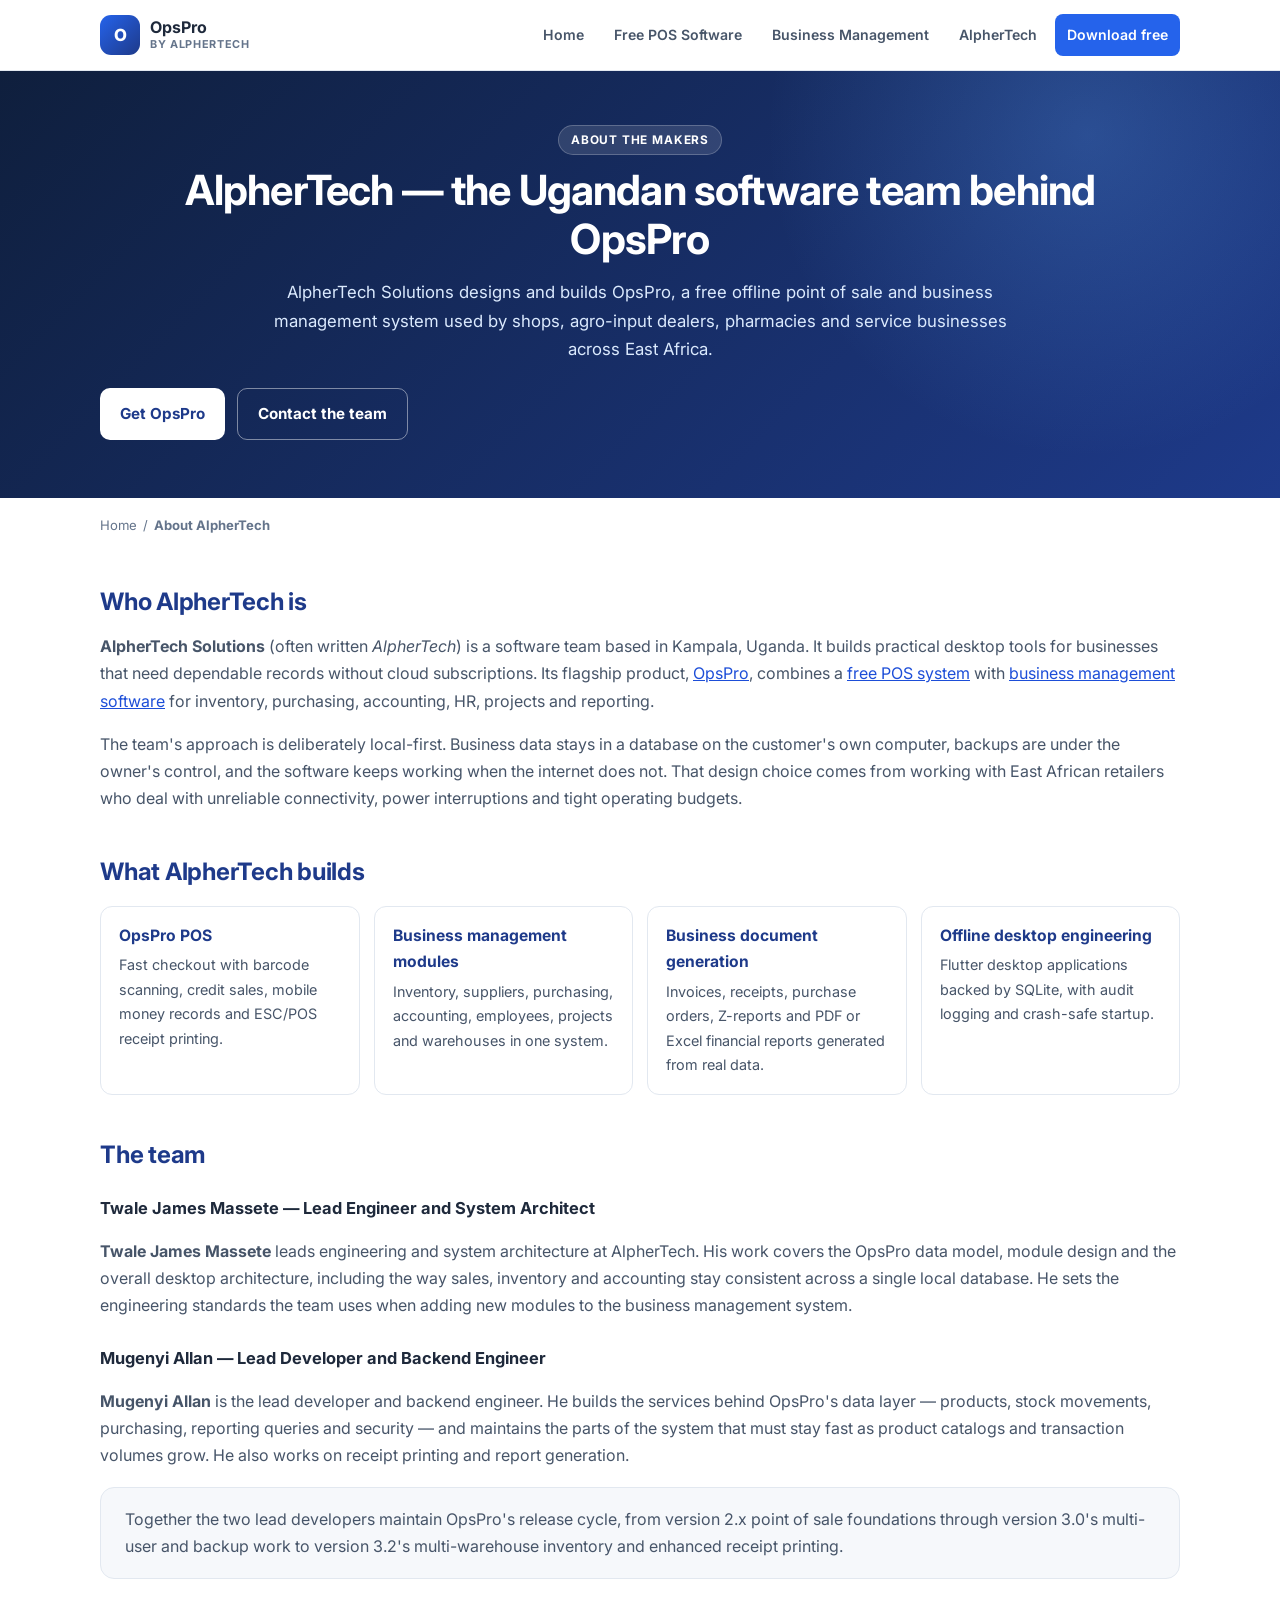
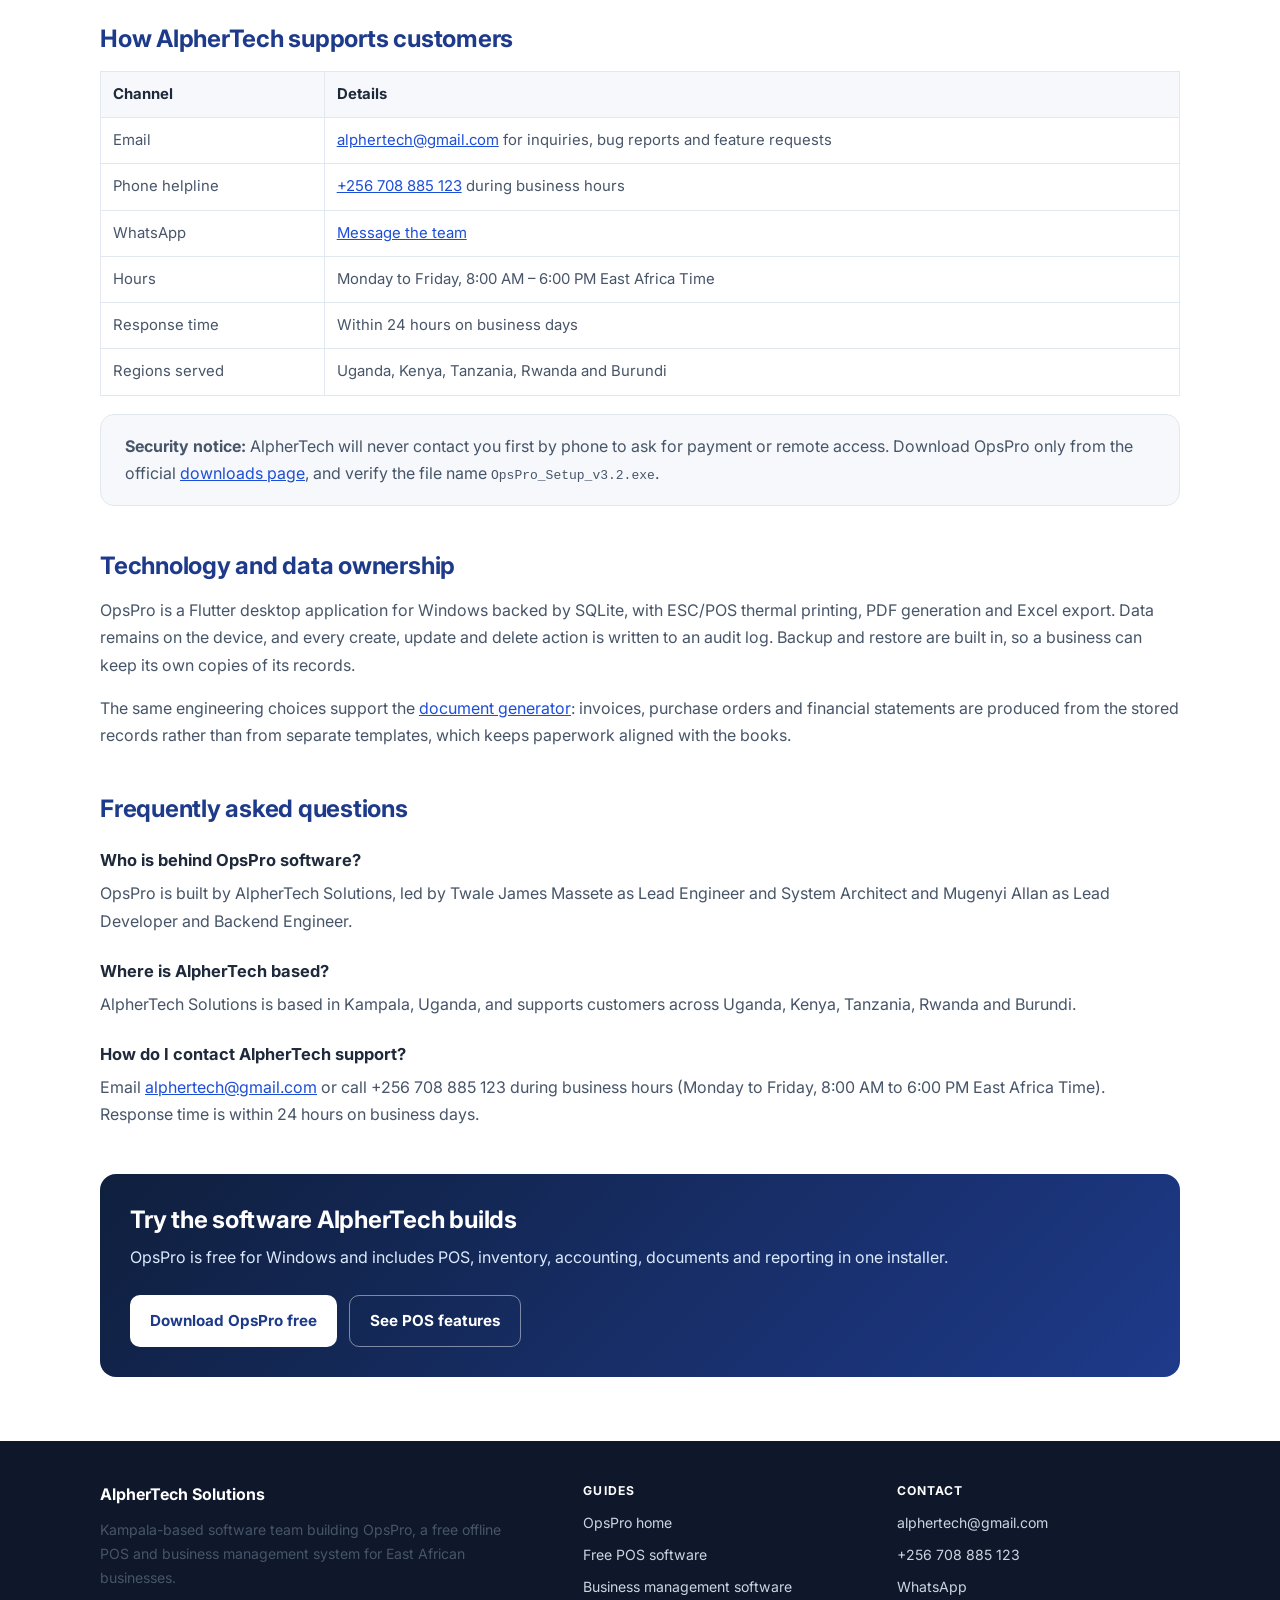
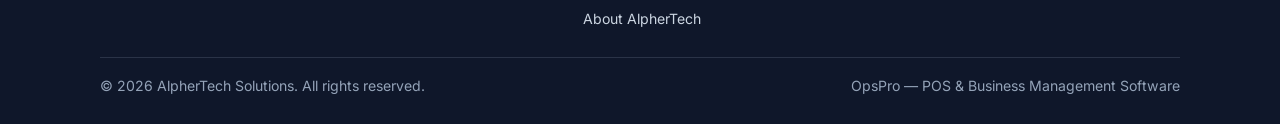
<file: alphertech.html>
<!DOCTYPE html>
<html lang="en">
<head>
    <meta charset="UTF-8">
    <meta name="viewport" content="width=device-width, initial-scale=1.0">
    <title>AlpherTech — Software Team Behind OpsPro | Twale James &amp; Mugenyi Allan</title>
    <meta name="description" content="AlpherTech Solutions is a Ugandan software team in Kampala that builds OpsPro, a free offline POS and business management system. Meet Twale James Massete and Mugenyi Allan and contact support." />
    <meta name="keywords" content="alphertech, alphertech solutions, alphertech software, alphertech uganda, alphertech kampala, opspro developer, twale james, twale james massete, mugenyi allan, software company uganda, pos software developers uganda, business software developer east africa" />
    <meta name="author" content="AlpherTech Solutions" />
    <meta name="robots" content="index, follow, max-snippet:-1, max-image-preview:large" />
    <link rel="canonical" href="https://opspro.alphertech.com/alphertech.html" />
    <meta name="theme-color" content="#1e3a8a" />
    <meta name="geo.region" content="UG-C" />
    <meta name="geo.placename" content="Kampala, Uganda" />

    <meta property="og:site_name" content="OpsPro by AlpherTech" />
    <meta property="og:locale" content="en_UG" />
    <meta property="og:type" content="profile" />
    <meta property="og:title" content="AlpherTech — the team behind OpsPro POS &amp; business software" />
    <meta property="og:description" content="Kampala-based software team building free offline POS and business management software for East Africa." />
    <meta property="og:url" content="https://opspro.alphertech.com/alphertech.html" />
    <meta property="og:image" content="https://opspro.alphertech.com/assets/og-opspro.png" />
    <meta property="og:image:width" content="1200" />
    <meta property="og:image:height" content="630" />
    <meta property="og:image:alt" content="AlpherTech, makers of OpsPro business software" />
    <meta name="twitter:card" content="summary_large_image" />
    <meta name="twitter:title" content="AlpherTech — the team behind OpsPro" />
    <meta name="twitter:description" content="Kampala-based software team building free offline POS and business management software for East Africa." />
    <meta name="twitter:image" content="https://opspro.alphertech.com/assets/og-opspro.png" />

    <link rel="icon" href="assets/favicon.svg" type="image/svg+xml" />
    <link rel="apple-touch-icon" href="assets/apple-touch-icon.png" />
    <link rel="preconnect" href="https://fonts.googleapis.com">
    <link rel="preconnect" href="https://fonts.gstatic.com" crossorigin>
    <link href="https://fonts.googleapis.com/css2?family=Inter:wght@400;500;600;700;800&display=swap" rel="stylesheet">
    <link rel="stylesheet" href="assets/seo.css" />

    <script type="application/ld+json">
    {
      "@context": "https://schema.org",
      "@graph": [
        {
          "@type": "AboutPage",
          "@id": "https://opspro.alphertech.com/alphertech.html#webpage",
          "url": "https://opspro.alphertech.com/alphertech.html",
          "name": "AlpherTech — Software Team Behind OpsPro",
          "description": "Profile of AlpherTech Solutions, the Kampala software team that develops the OpsPro POS and business management system.",
          "inLanguage": "en-UG",
          "isPartOf": { "@id": "https://opspro.alphertech.com/#website" },
          "about": { "@id": "https://opspro.alphertech.com/#organization" }
        },
        {
          "@type": "Organization",
          "@id": "https://opspro.alphertech.com/#organization",
          "name": "AlpherTech Solutions",
          "alternateName": "AlpherTech",
          "url": "https://opspro.alphertech.com/",
          "email": "alphertech@gmail.com",
          "telephone": "+256708885123",
          "description": "AlpherTech Solutions builds OpsPro, free offline point of sale and business management software for small businesses in Uganda and East Africa.",
          "address": {
            "@type": "PostalAddress",
            "addressLocality": "Kampala",
            "addressCountry": "UG"
          },
          "areaServed": ["Uganda", "Kenya", "Tanzania", "Rwanda", "Burundi"],
          "founder": { "@id": "https://opspro.alphertech.com/#twale-james" },
          "employee": { "@id": "https://opspro.alphertech.com/#mugenyi-allan" },
          "sameAs": ["https://github.com/alphertech"]
        },
        {
          "@type": "Person",
          "@id": "https://opspro.alphertech.com/#twale-james",
          "name": "Twale James Massete",
          "jobTitle": "Lead Engineer and System Architect",
          "worksFor": { "@id": "https://opspro.alphertech.com/#organization" },
          "knowsAbout": ["Business management software", "Point of sale systems", "Flutter", "SQLite"]
        },
        {
          "@type": "Person",
          "@id": "https://opspro.alphertech.com/#mugenyi-allan",
          "name": "Mugenyi Allan",
          "jobTitle": "Lead Developer and Backend Engineer",
          "worksFor": { "@id": "https://opspro.alphertech.com/#organization" },
          "knowsAbout": ["Backend engineering", "Point of sale systems", "Database design", "Flutter"]
        },
        {
          "@type": "BreadcrumbList",
          "itemListElement": [
            { "@type": "ListItem", "position": 1, "name": "Home", "item": "https://opspro.alphertech.com/" },
            { "@type": "ListItem", "position": 2, "name": "About AlpherTech", "item": "https://opspro.alphertech.com/alphertech.html" }
          ]
        },
        {
          "@type": "FAQPage",
          "mainEntity": [
            {
              "@type": "Question",
              "name": "Who is behind OpsPro software?",
              "acceptedAnswer": {
                "@type": "Answer",
                "text": "OpsPro is built by AlpherTech Solutions, led by Twale James Massete as Lead Engineer and System Architect and Mugenyi Allan as Lead Developer and Backend Engineer."
              }
            },
            {
              "@type": "Question",
              "name": "Where is AlpherTech based?",
              "acceptedAnswer": {
                "@type": "Answer",
                "text": "AlpherTech Solutions is based in Kampala, Uganda, and supports customers across Uganda, Kenya, Tanzania, Rwanda and Burundi."
              }
            },
            {
              "@type": "Question",
              "name": "How do I contact AlpherTech support?",
              "acceptedAnswer": {
                "@type": "Answer",
                "text": "Email alphertech@gmail.com or call +256 708 885 123 during business hours (Monday to Friday, 8:00 AM to 6:00 PM East Africa Time). Response time is within 24 hours on business days."
              }
            }
          ]
        }
      ]
    }
    </script>
</head>
<body>

<header class="site">
    <div class="wrap nav">
        <a class="brand" href="index.html" aria-label="OpsPro home">
            <span class="mark">O</span>
            <span class="copy"><strong>OpsPro</strong><small>by AlpherTech</small></span>
        </a>
        <nav class="nav-links" aria-label="Primary">
            <a href="index.html">Home</a>
            <a href="free-pos-software.html">Free POS Software</a>
            <a href="business-management-software.html">Business Management</a>
            <a href="alphertech.html">AlpherTech</a>
            <a class="cta" href="index.html#downloads">Download free</a>
        </nav>
    </div>
</header>

<section class="hero">
    <div class="wrap">
        <span class="eyebrow">About the makers</span>
        <h1>AlpherTech — the Ugandan software team behind OpsPro</h1>
        <p>AlpherTech Solutions designs and builds OpsPro, a free offline point of sale and business management system used by shops, agro-input dealers, pharmacies and service businesses across East Africa.</p>
        <div class="actions">
            <a class="btn btn-primary" href="index.html#downloads">Get OpsPro</a>
            <a class="btn btn-ghost" href="mailto:alphertech@gmail.com">Contact the team</a>
        </div>
    </div>
</section>

<div class="wrap crumbs">
    <a href="index.html">Home</a><span>/</span><strong>About AlpherTech</strong>
</div>

<main>
    <div class="wrap">

        <h2>Who AlpherTech is</h2>
        <p><strong>AlpherTech Solutions</strong> (often written <em>AlpherTech</em>) is a software team based in Kampala, Uganda. It builds practical desktop tools for businesses that need dependable records without cloud subscriptions. Its flagship product, <a href="index.html">OpsPro</a>, combines a <a href="free-pos-software.html">free POS system</a> with <a href="business-management-software.html">business management software</a> for inventory, purchasing, accounting, HR, projects and reporting.</p>
        <p>The team's approach is deliberately local-first. Business data stays in a database on the customer's own computer, backups are under the owner's control, and the software keeps working when the internet does not. That design choice comes from working with East African retailers who deal with unreliable connectivity, power interruptions and tight operating budgets.</p>

        <h2>What AlpherTech builds</h2>
        <div class="grid">
            <div class="tile">
                <h3>OpsPro POS</h3>
                <p>Fast checkout with barcode scanning, credit sales, mobile money records and ESC/POS receipt printing.</p>
            </div>
            <div class="tile">
                <h3>Business management modules</h3>
                <p>Inventory, suppliers, purchasing, accounting, employees, projects and warehouses in one system.</p>
            </div>
            <div class="tile">
                <h3>Business document generation</h3>
                <p>Invoices, receipts, purchase orders, Z-reports and PDF or Excel financial reports generated from real data.</p>
            </div>
            <div class="tile">
                <h3>Offline desktop engineering</h3>
                <p>Flutter desktop applications backed by SQLite, with audit logging and crash-safe startup.</p>
            </div>
        </div>

        <h2>The team</h2>
        <h3>Twale James Massete — Lead Engineer and System Architect</h3>
        <p><strong>Twale James Massete</strong> leads engineering and system architecture at AlpherTech. His work covers the OpsPro data model, module design and the overall desktop architecture, including the way sales, inventory and accounting stay consistent across a single local database. He sets the engineering standards the team uses when adding new modules to the business management system.</p>

        <h3>Mugenyi Allan — Lead Developer and Backend Engineer</h3>
        <p><strong>Mugenyi Allan</strong> is the lead developer and backend engineer. He builds the services behind OpsPro's data layer — products, stock movements, purchasing, reporting queries and security — and maintains the parts of the system that must stay fast as product catalogs and transaction volumes grow. He also works on receipt printing and report generation.</p>

        <div class="card">
            <p>Together the two lead developers maintain OpsPro's release cycle, from version 2.x point of sale foundations through version 3.0's multi-user and backup work to version 3.2's multi-warehouse inventory and enhanced receipt printing.</p>
        </div>

        <h2>How AlpherTech supports customers</h2>
        <table>
            <tr><th>Channel</th><th>Details</th></tr>
            <tr><td>Email</td><td><a href="mailto:alphertech@gmail.com">alphertech@gmail.com</a> for inquiries, bug reports and feature requests</td></tr>
            <tr><td>Phone helpline</td><td><a href="tel:+256708885123">+256 708 885 123</a> during business hours</td></tr>
            <tr><td>WhatsApp</td><td><a href="https://wa.me/256708885123" target="_blank" rel="noopener noreferrer">Message the team</a></td></tr>
            <tr><td>Hours</td><td>Monday to Friday, 8:00 AM – 6:00 PM East Africa Time</td></tr>
            <tr><td>Response time</td><td>Within 24 hours on business days</td></tr>
            <tr><td>Regions served</td><td>Uganda, Kenya, Tanzania, Rwanda and Burundi</td></tr>
        </table>
        <div class="card">
            <p><strong>Security notice:</strong> AlpherTech will never contact you first by phone to ask for payment or remote access. Download OpsPro only from the official <a href="index.html#downloads">downloads page</a>, and verify the file name <code>OpsPro_Setup_v3.2.exe</code>.</p>
        </div>

        <h2>Technology and data ownership</h2>
        <p>OpsPro is a Flutter desktop application for Windows backed by SQLite, with ESC/POS thermal printing, PDF generation and Excel export. Data remains on the device, and every create, update and delete action is written to an audit log. Backup and restore are built in, so a business can keep its own copies of its records.</p>
        <p>The same engineering choices support the <a href="business-management-software.html">document generator</a>: invoices, purchase orders and financial statements are produced from the stored records rather than from separate templates, which keeps paperwork aligned with the books.</p>

        <h2>Frequently asked questions</h2>
        <div class="faq">
            <h3>Who is behind OpsPro software?</h3>
            <p>OpsPro is built by AlpherTech Solutions, led by Twale James Massete as Lead Engineer and System Architect and Mugenyi Allan as Lead Developer and Backend Engineer.</p>

            <h3>Where is AlpherTech based?</h3>
            <p>AlpherTech Solutions is based in Kampala, Uganda, and supports customers across Uganda, Kenya, Tanzania, Rwanda and Burundi.</p>

            <h3>How do I contact AlpherTech support?</h3>
            <p>Email <a href="mailto:alphertech@gmail.com">alphertech@gmail.com</a> or call +256 708 885 123 during business hours (Monday to Friday, 8:00 AM to 6:00 PM East Africa Time). Response time is within 24 hours on business days.</p>
        </div>

        <div class="cta-band">
            <h2>Try the software AlpherTech builds</h2>
            <p>OpsPro is free for Windows and includes POS, inventory, accounting, documents and reporting in one installer.</p>
            <div class="actions">
                <a class="btn btn-primary" href="index.html#downloads">Download OpsPro free</a>
                <a class="btn btn-ghost" href="free-pos-software.html">See POS features</a>
            </div>
        </div>

    </div>
</main>

<footer class="site">
    <div class="wrap foot-grid">
        <div>
            <strong style="color:#fff;font-size:1rem;">AlpherTech Solutions</strong>
            <p style="margin:10px 0 0;max-width:420px;">Kampala-based software team building OpsPro, a free offline POS and business management system for East African businesses.</p>
        </div>
        <div>
            <h4>Guides</h4>
            <div class="foot-links">
                <a href="index.html">OpsPro home</a>
                <a href="free-pos-software.html">Free POS software</a>
                <a href="business-management-software.html">Business management software</a>
                <a href="alphertech.html">About AlpherTech</a>
            </div>
        </div>
        <div>
            <h4>Contact</h4>
            <div class="foot-links">
                <a href="mailto:alphertech@gmail.com">alphertech@gmail.com</a>
                <a href="tel:+256708885123">+256 708 885 123</a>
                <a href="https://wa.me/256708885123" target="_blank" rel="noopener noreferrer">WhatsApp</a>
            </div>
        </div>
    </div>
    <div class="wrap foot-bottom">
        <span>&copy; <span id="yr"></span> AlpherTech Solutions. All rights reserved.</span>
        <span>OpsPro — POS &amp; Business Management Software</span>
    </div>
</footer>

<script>document.getElementById('yr').textContent = new Date().getFullYear();</script>
</body>
</html>
</file>
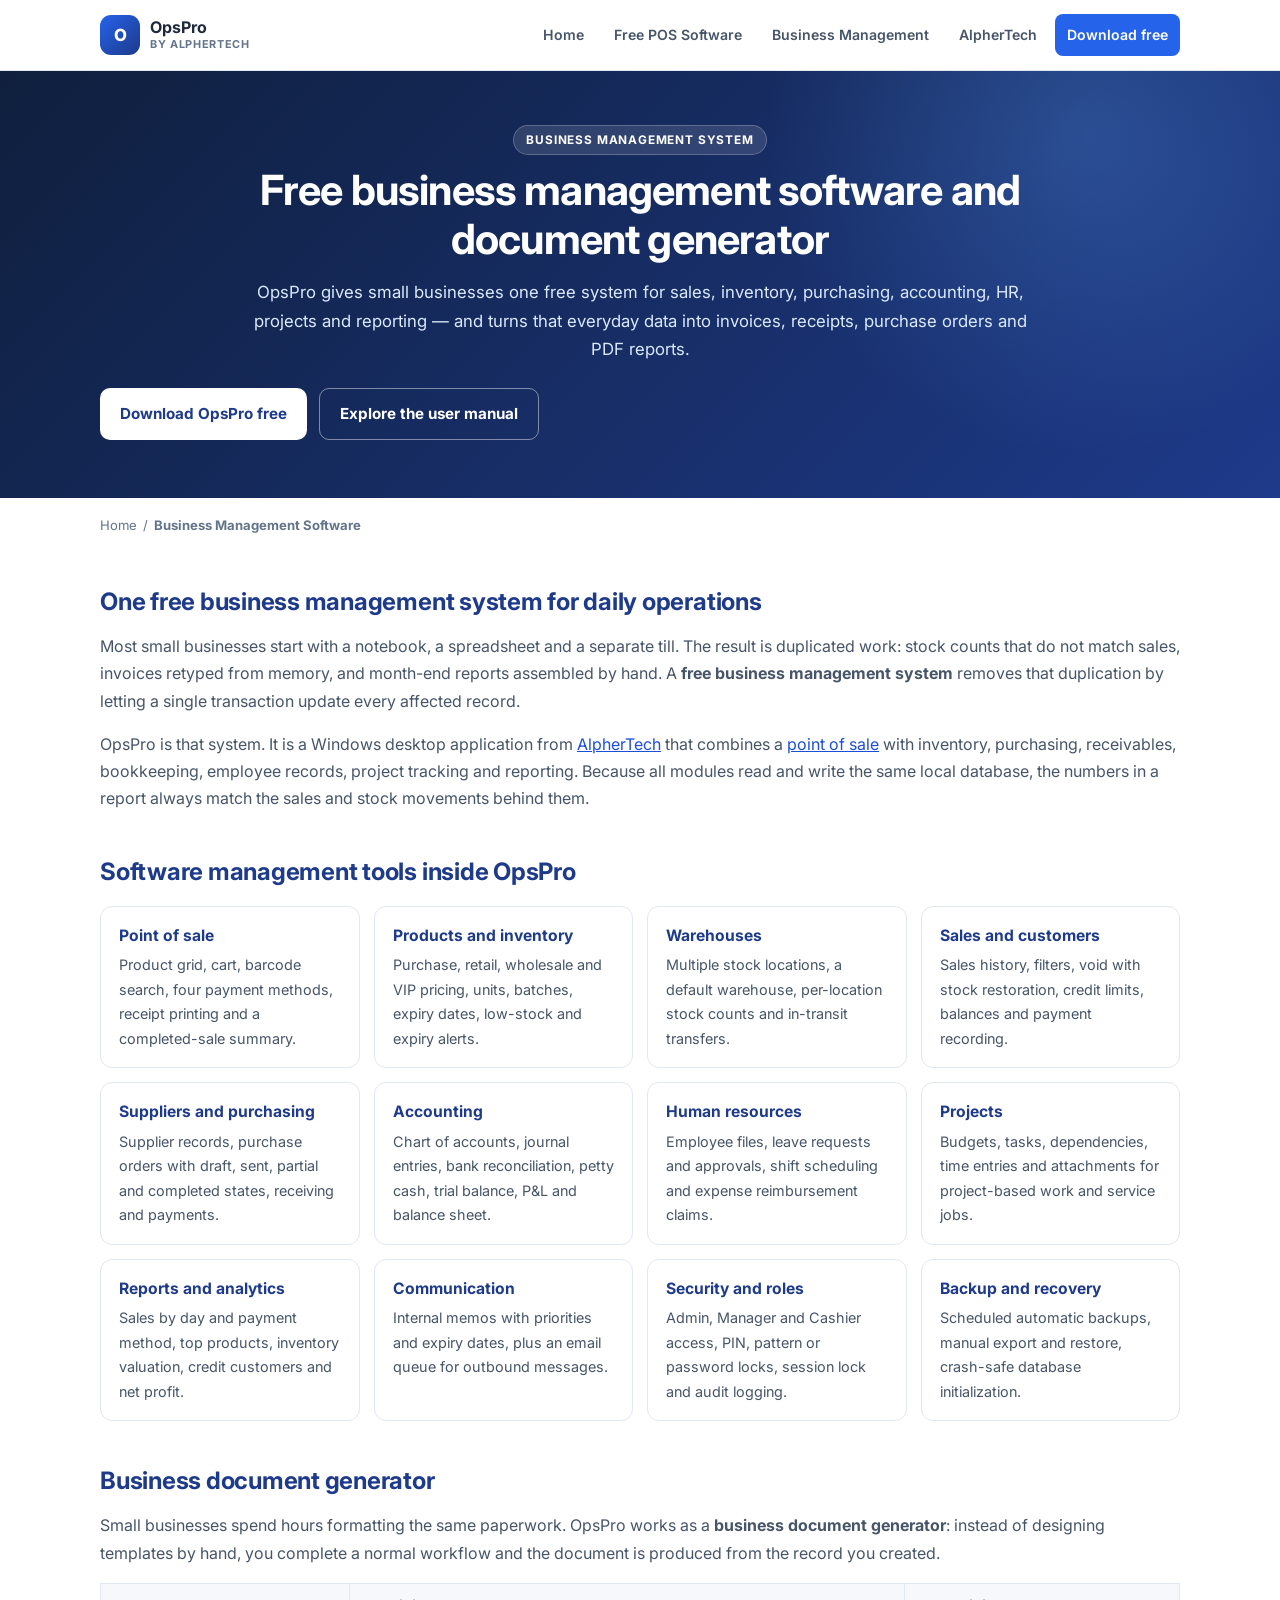
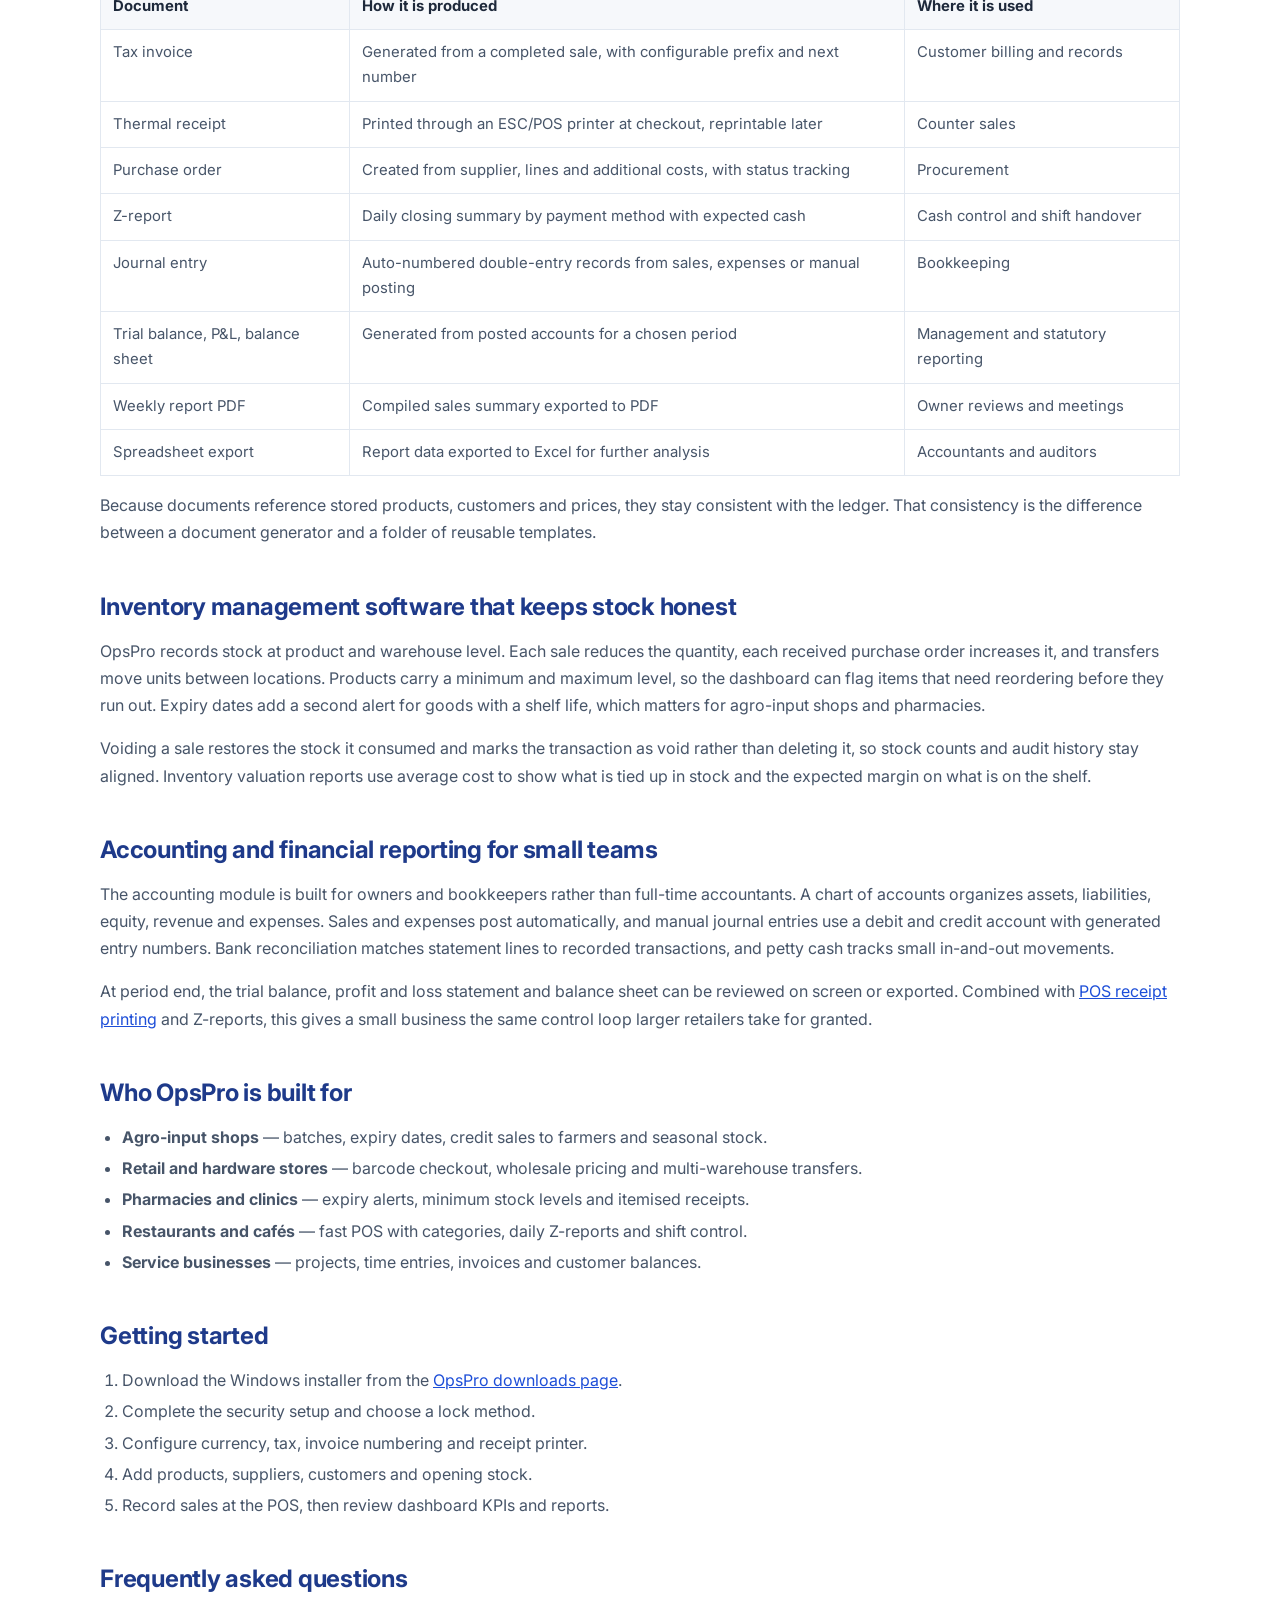
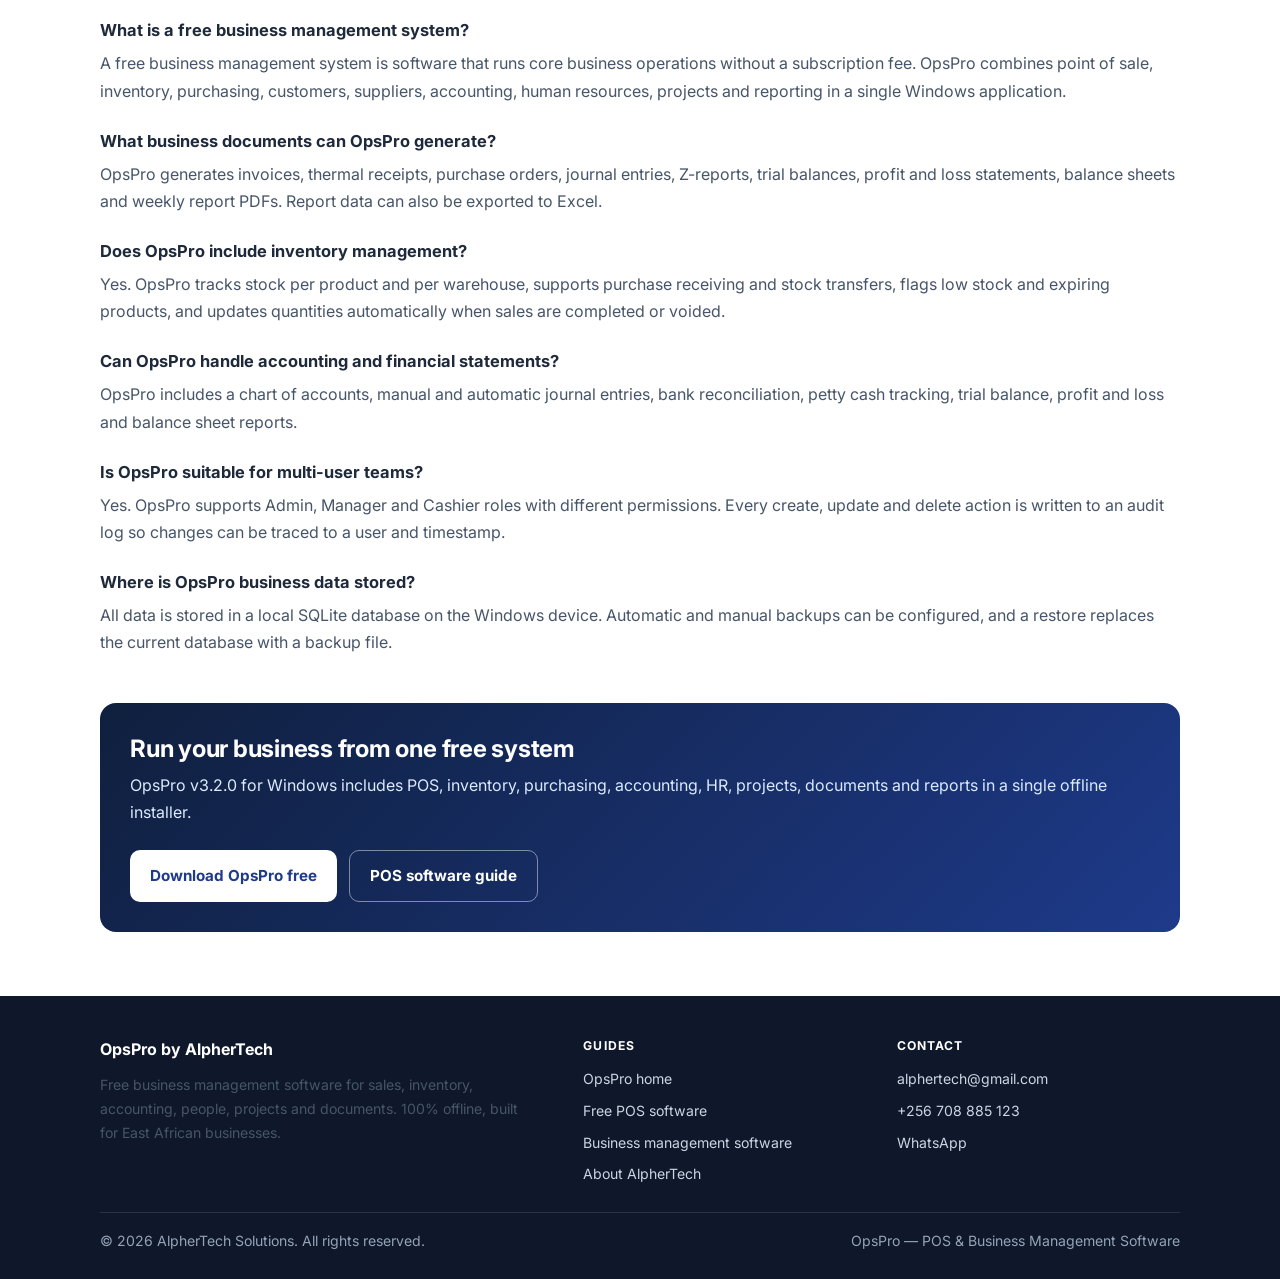
<file: business-management-software.html>
<!DOCTYPE html>
<html lang="en">
<head>
    <meta charset="UTF-8">
    <meta name="viewport" content="width=device-width, initial-scale=1.0">
    <title>Free Business Management Software &amp; Document Generator | OpsPro</title>
    <meta name="description" content="OpsPro is a free business management system and document generator for small businesses. Manage sales, inventory, purchases, accounting, HR and projects, and generate invoices, receipts, purchase orders and PDF reports offline." />
    <meta name="keywords" content="free business management software, free business management system, business management system, business management software, software management tools, business management tools, business document generator, invoice generator, receipt generator, purchase order software, inventory management software, sales management software, expense tracking software, accounting software for small business, small business software uganda, business software east africa, alphertech" />
    <meta name="author" content="AlpherTech Solutions" />
    <meta name="robots" content="index, follow, max-snippet:-1, max-image-preview:large" />
    <link rel="canonical" href="https://opspro.alphertech.com/business-management-software.html" />
    <meta name="theme-color" content="#1e3a8a" />

    <meta property="og:site_name" content="OpsPro by AlpherTech" />
    <meta property="og:locale" content="en_UG" />
    <meta property="og:type" content="article" />
    <meta property="og:title" content="Free Business Management Software &amp; Document Generator — OpsPro" />
    <meta property="og:description" content="One free system for sales, inventory, purchasing, accounting, HR, projects and business documents — invoices, receipts, orders and PDF reports." />
    <meta property="og:url" content="https://opspro.alphertech.com/business-management-software.html" />
    <meta property="og:image" content="https://opspro.alphertech.com/assets/og-opspro.png" />
    <meta property="og:image:width" content="1200" />
    <meta property="og:image:height" content="630" />
    <meta property="og:image:alt" content="OpsPro free business management software and document generator" />
    <meta name="twitter:card" content="summary_large_image" />
    <meta name="twitter:title" content="Free Business Management Software &amp; Document Generator — OpsPro" />
    <meta name="twitter:description" content="One free system for sales, inventory, purchasing, accounting, HR, projects and business documents." />
    <meta name="twitter:image" content="https://opspro.alphertech.com/assets/og-opspro.png" />

    <link rel="icon" href="assets/favicon.svg" type="image/svg+xml" />
    <link rel="apple-touch-icon" href="assets/apple-touch-icon.png" />
    <link rel="preconnect" href="https://fonts.googleapis.com">
    <link rel="preconnect" href="https://fonts.gstatic.com" crossorigin>
    <link href="https://fonts.googleapis.com/css2?family=Inter:wght@400;500;600;700;800&display=swap" rel="stylesheet">
    <link rel="stylesheet" href="assets/seo.css" />

    <script type="application/ld+json">
    {
      "@context": "https://schema.org",
      "@graph": [
        {
          "@type": "WebPage",
          "@id": "https://opspro.alphertech.com/business-management-software.html#webpage",
          "url": "https://opspro.alphertech.com/business-management-software.html",
          "name": "Free Business Management Software and Document Generator | OpsPro",
          "description": "Overview of OpsPro business management tools: POS, inventory, purchasing, accounting, HR, projects, reporting and business document generation.",
          "inLanguage": "en-UG",
          "isPartOf": { "@id": "https://opspro.alphertech.com/#website" },
          "about": { "@id": "https://opspro.alphertech.com/#software" }
        },
        {
          "@type": "BreadcrumbList",
          "itemListElement": [
            { "@type": "ListItem", "position": 1, "name": "Home", "item": "https://opspro.alphertech.com/" },
            { "@type": "ListItem", "position": 2, "name": "Business Management Software", "item": "https://opspro.alphertech.com/business-management-software.html" }
          ]
        },
        {
          "@type": "FAQPage",
          "mainEntity": [
            {
              "@type": "Question",
              "name": "What is a free business management system?",
              "acceptedAnswer": {
                "@type": "Answer",
                "text": "A free business management system is software that runs core business operations without a subscription fee. OpsPro combines point of sale, inventory, purchasing, customers, suppliers, accounting, human resources, projects and reporting in a single Windows application."
              }
            },
            {
              "@type": "Question",
              "name": "What business documents can OpsPro generate?",
              "acceptedAnswer": {
                "@type": "Answer",
                "text": "OpsPro generates invoices, thermal receipts, purchase orders, journal entries, Z-reports, trial balances, profit and loss statements, balance sheets and weekly report PDFs. Report data can also be exported to Excel."
              }
            },
            {
              "@type": "Question",
              "name": "Does OpsPro include inventory management?",
              "acceptedAnswer": {
                "@type": "Answer",
                "text": "Yes. OpsPro tracks stock per product and per warehouse, supports purchase receiving and stock transfers, flags low stock and expiring products, and updates quantities automatically when sales are completed or voided."
              }
            },
            {
              "@type": "Question",
              "name": "Can OpsPro handle accounting and financial statements?",
              "acceptedAnswer": {
                "@type": "Answer",
                "text": "OpsPro includes a chart of accounts, manual and automatic journal entries, bank reconciliation, petty cash tracking, trial balance, profit and loss and balance sheet reports."
              }
            },
            {
              "@type": "Question",
              "name": "Is OpsPro suitable for multi-user teams?",
              "acceptedAnswer": {
                "@type": "Answer",
                "text": "Yes. OpsPro supports Admin, Manager and Cashier roles with different permissions. Every create, update and delete action is written to an audit log so changes can be traced to a user and timestamp."
              }
            },
            {
              "@type": "Question",
              "name": "Where is OpsPro business data stored?",
              "acceptedAnswer": {
                "@type": "Answer",
                "text": "All data is stored in a local SQLite database on the Windows device. Automatic and manual backups can be configured, and a restore replaces the current database with a backup file."
              }
            }
          ]
        }
      ]
    }
    </script>
</head>
<body>

<header class="site">
    <div class="wrap nav">
        <a class="brand" href="index.html" aria-label="OpsPro home">
            <span class="mark">O</span>
            <span class="copy"><strong>OpsPro</strong><small>by AlpherTech</small></span>
        </a>
        <nav class="nav-links" aria-label="Primary">
            <a href="index.html">Home</a>
            <a href="free-pos-software.html">Free POS Software</a>
            <a href="business-management-software.html">Business Management</a>
            <a href="alphertech.html">AlpherTech</a>
            <a class="cta" href="index.html#downloads">Download free</a>
        </nav>
    </div>
</header>

<section class="hero">
    <div class="wrap">
        <span class="eyebrow">Business management system</span>
        <h1>Free business management software and document generator</h1>
        <p>OpsPro gives small businesses one free system for sales, inventory, purchasing, accounting, HR, projects and reporting — and turns that everyday data into invoices, receipts, purchase orders and PDF reports.</p>
        <div class="actions">
            <a class="btn btn-primary" href="index.html#downloads">Download OpsPro free</a>
            <a class="btn btn-ghost" href="index.html#overview">Explore the user manual</a>
        </div>
    </div>
</section>

<div class="wrap crumbs">
    <a href="index.html">Home</a><span>/</span><strong>Business Management Software</strong>
</div>

<main>
    <div class="wrap">

        <h2>One free business management system for daily operations</h2>
        <p>Most small businesses start with a notebook, a spreadsheet and a separate till. The result is duplicated work: stock counts that do not match sales, invoices retyped from memory, and month-end reports assembled by hand. A <strong>free business management system</strong> removes that duplication by letting a single transaction update every affected record.</p>
        <p>OpsPro is that system. It is a Windows desktop application from <a href="alphertech.html">AlpherTech</a> that combines a <a href="free-pos-software.html">point of sale</a> with inventory, purchasing, receivables, bookkeeping, employee records, project tracking and reporting. Because all modules read and write the same local database, the numbers in a report always match the sales and stock movements behind them.</p>

        <h2>Software management tools inside OpsPro</h2>
        <div class="grid">
            <div class="tile">
                <h3>Point of sale</h3>
                <p>Product grid, cart, barcode search, four payment methods, receipt printing and a completed-sale summary.</p>
            </div>
            <div class="tile">
                <h3>Products and inventory</h3>
                <p>Purchase, retail, wholesale and VIP pricing, units, batches, expiry dates, low-stock and expiry alerts.</p>
            </div>
            <div class="tile">
                <h3>Warehouses</h3>
                <p>Multiple stock locations, a default warehouse, per-location stock counts and in-transit transfers.</p>
            </div>
            <div class="tile">
                <h3>Sales and customers</h3>
                <p>Sales history, filters, void with stock restoration, credit limits, balances and payment recording.</p>
            </div>
            <div class="tile">
                <h3>Suppliers and purchasing</h3>
                <p>Supplier records, purchase orders with draft, sent, partial and completed states, receiving and payments.</p>
            </div>
            <div class="tile">
                <h3>Accounting</h3>
                <p>Chart of accounts, journal entries, bank reconciliation, petty cash, trial balance, P&amp;L and balance sheet.</p>
            </div>
            <div class="tile">
                <h3>Human resources</h3>
                <p>Employee files, leave requests and approvals, shift scheduling and expense reimbursement claims.</p>
            </div>
            <div class="tile">
                <h3>Projects</h3>
                <p>Budgets, tasks, dependencies, time entries and attachments for project-based work and service jobs.</p>
            </div>
            <div class="tile">
                <h3>Reports and analytics</h3>
                <p>Sales by day and payment method, top products, inventory valuation, credit customers and net profit.</p>
            </div>
            <div class="tile">
                <h3>Communication</h3>
                <p>Internal memos with priorities and expiry dates, plus an email queue for outbound messages.</p>
            </div>
            <div class="tile">
                <h3>Security and roles</h3>
                <p>Admin, Manager and Cashier access, PIN, pattern or password locks, session lock and audit logging.</p>
            </div>
            <div class="tile">
                <h3>Backup and recovery</h3>
                <p>Scheduled automatic backups, manual export and restore, crash-safe database initialization.</p>
            </div>
        </div>

        <h2>Business document generator</h2>
        <p>Small businesses spend hours formatting the same paperwork. OpsPro works as a <strong>business document generator</strong>: instead of designing templates by hand, you complete a normal workflow and the document is produced from the record you created.</p>
        <table>
            <tr><th>Document</th><th>How it is produced</th><th>Where it is used</th></tr>
            <tr><td>Tax invoice</td><td>Generated from a completed sale, with configurable prefix and next number</td><td>Customer billing and records</td></tr>
            <tr><td>Thermal receipt</td><td>Printed through an ESC/POS printer at checkout, reprintable later</td><td>Counter sales</td></tr>
            <tr><td>Purchase order</td><td>Created from supplier, lines and additional costs, with status tracking</td><td>Procurement</td></tr>
            <tr><td>Z-report</td><td>Daily closing summary by payment method with expected cash</td><td>Cash control and shift handover</td></tr>
            <tr><td>Journal entry</td><td>Auto-numbered double-entry records from sales, expenses or manual posting</td><td>Bookkeeping</td></tr>
            <tr><td>Trial balance, P&amp;L, balance sheet</td><td>Generated from posted accounts for a chosen period</td><td>Management and statutory reporting</td></tr>
            <tr><td>Weekly report PDF</td><td>Compiled sales summary exported to PDF</td><td>Owner reviews and meetings</td></tr>
            <tr><td>Spreadsheet export</td><td>Report data exported to Excel for further analysis</td><td>Accountants and auditors</td></tr>
        </table>
        <p>Because documents reference stored products, customers and prices, they stay consistent with the ledger. That consistency is the difference between a document generator and a folder of reusable templates.</p>

        <h2>Inventory management software that keeps stock honest</h2>
        <p>OpsPro records stock at product and warehouse level. Each sale reduces the quantity, each received purchase order increases it, and transfers move units between locations. Products carry a minimum and maximum level, so the dashboard can flag items that need reordering before they run out. Expiry dates add a second alert for goods with a shelf life, which matters for agro-input shops and pharmacies.</p>
        <p>Voiding a sale restores the stock it consumed and marks the transaction as void rather than deleting it, so stock counts and audit history stay aligned. Inventory valuation reports use average cost to show what is tied up in stock and the expected margin on what is on the shelf.</p>

        <h2>Accounting and financial reporting for small teams</h2>
        <p>The accounting module is built for owners and bookkeepers rather than full-time accountants. A chart of accounts organizes assets, liabilities, equity, revenue and expenses. Sales and expenses post automatically, and manual journal entries use a debit and credit account with generated entry numbers. Bank reconciliation matches statement lines to recorded transactions, and petty cash tracks small in-and-out movements.</p>
        <p>At period end, the trial balance, profit and loss statement and balance sheet can be reviewed on screen or exported. Combined with <a href="free-pos-software.html">POS receipt printing</a> and Z-reports, this gives a small business the same control loop larger retailers take for granted.</p>

        <h2>Who OpsPro is built for</h2>
        <ul>
            <li><strong>Agro-input shops</strong> — batches, expiry dates, credit sales to farmers and seasonal stock.</li>
            <li><strong>Retail and hardware stores</strong> — barcode checkout, wholesale pricing and multi-warehouse transfers.</li>
            <li><strong>Pharmacies and clinics</strong> — expiry alerts, minimum stock levels and itemised receipts.</li>
            <li><strong>Restaurants and cafés</strong> — fast POS with categories, daily Z-reports and shift control.</li>
            <li><strong>Service businesses</strong> — projects, time entries, invoices and customer balances.</li>
        </ul>

        <h2>Getting started</h2>
        <ol>
            <li>Download the Windows installer from the <a href="index.html#downloads">OpsPro downloads page</a>.</li>
            <li>Complete the security setup and choose a lock method.</li>
            <li>Configure currency, tax, invoice numbering and receipt printer.</li>
            <li>Add products, suppliers, customers and opening stock.</li>
            <li>Record sales at the POS, then review dashboard KPIs and reports.</li>
        </ol>

        <h2>Frequently asked questions</h2>
        <div class="faq">
            <h3>What is a free business management system?</h3>
            <p>A free business management system is software that runs core business operations without a subscription fee. OpsPro combines point of sale, inventory, purchasing, customers, suppliers, accounting, human resources, projects and reporting in a single Windows application.</p>

            <h3>What business documents can OpsPro generate?</h3>
            <p>OpsPro generates invoices, thermal receipts, purchase orders, journal entries, Z-reports, trial balances, profit and loss statements, balance sheets and weekly report PDFs. Report data can also be exported to Excel.</p>

            <h3>Does OpsPro include inventory management?</h3>
            <p>Yes. OpsPro tracks stock per product and per warehouse, supports purchase receiving and stock transfers, flags low stock and expiring products, and updates quantities automatically when sales are completed or voided.</p>

            <h3>Can OpsPro handle accounting and financial statements?</h3>
            <p>OpsPro includes a chart of accounts, manual and automatic journal entries, bank reconciliation, petty cash tracking, trial balance, profit and loss and balance sheet reports.</p>

            <h3>Is OpsPro suitable for multi-user teams?</h3>
            <p>Yes. OpsPro supports Admin, Manager and Cashier roles with different permissions. Every create, update and delete action is written to an audit log so changes can be traced to a user and timestamp.</p>

            <h3>Where is OpsPro business data stored?</h3>
            <p>All data is stored in a local SQLite database on the Windows device. Automatic and manual backups can be configured, and a restore replaces the current database with a backup file.</p>
        </div>

        <div class="cta-band">
            <h2>Run your business from one free system</h2>
            <p>OpsPro v3.2.0 for Windows includes POS, inventory, purchasing, accounting, HR, projects, documents and reports in a single offline installer.</p>
            <div class="actions">
                <a class="btn btn-primary" href="index.html#downloads">Download OpsPro free</a>
                <a class="btn btn-ghost" href="free-pos-software.html">POS software guide</a>
            </div>
        </div>

    </div>
</main>

<footer class="site">
    <div class="wrap foot-grid">
        <div>
            <strong style="color:#fff;font-size:1rem;">OpsPro by AlpherTech</strong>
            <p style="margin:10px 0 0;max-width:420px;">Free business management software for sales, inventory, accounting, people, projects and documents. 100% offline, built for East African businesses.</p>
        </div>
        <div>
            <h4>Guides</h4>
            <div class="foot-links">
                <a href="index.html">OpsPro home</a>
                <a href="free-pos-software.html">Free POS software</a>
                <a href="business-management-software.html">Business management software</a>
                <a href="alphertech.html">About AlpherTech</a>
            </div>
        </div>
        <div>
            <h4>Contact</h4>
            <div class="foot-links">
                <a href="mailto:alphertech@gmail.com">alphertech@gmail.com</a>
                <a href="tel:+256708885123">+256 708 885 123</a>
                <a href="https://wa.me/256708885123" target="_blank" rel="noopener noreferrer">WhatsApp</a>
            </div>
        </div>
    </div>
    <div class="wrap foot-bottom">
        <span>&copy; <span id="yr"></span> AlpherTech Solutions. All rights reserved.</span>
        <span>OpsPro — POS &amp; Business Management Software</span>
    </div>
</footer>

<script>document.getElementById('yr').textContent = new Date().getFullYear();</script>
</body>
</html>
</file>
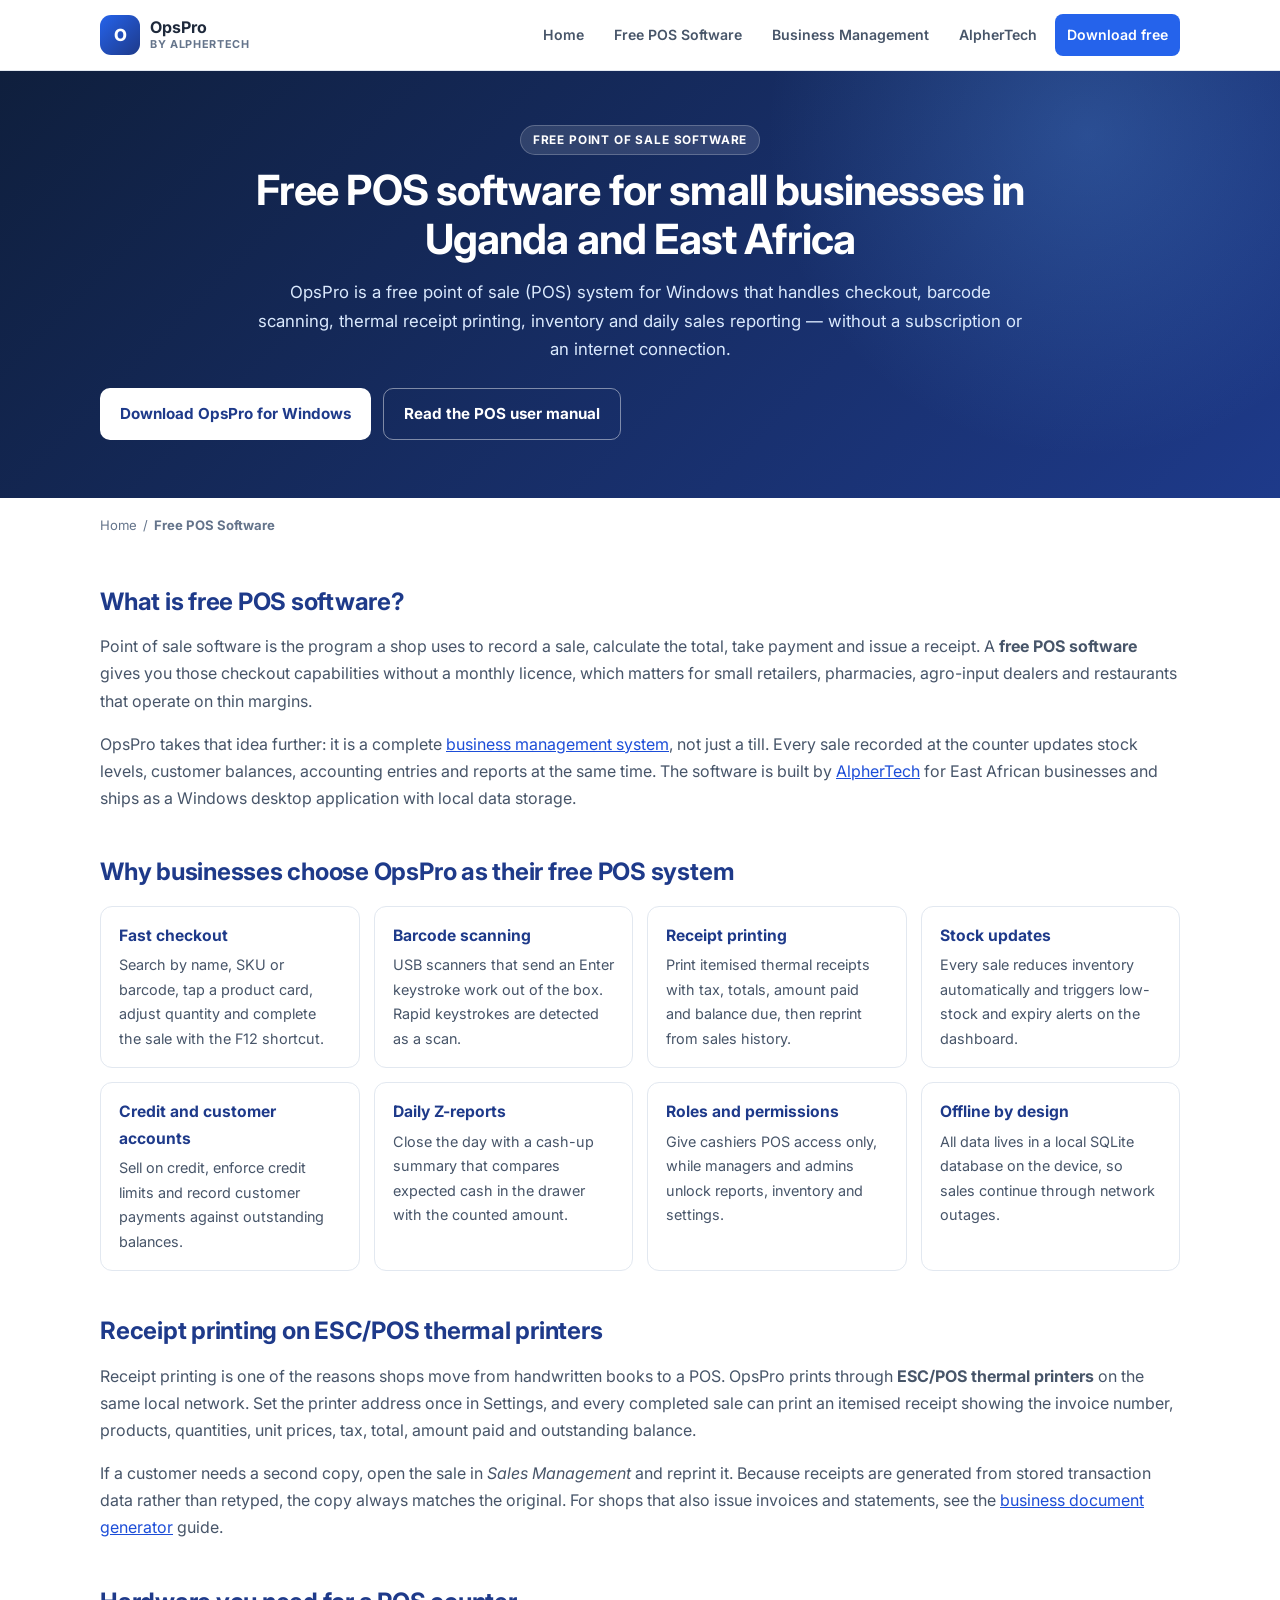
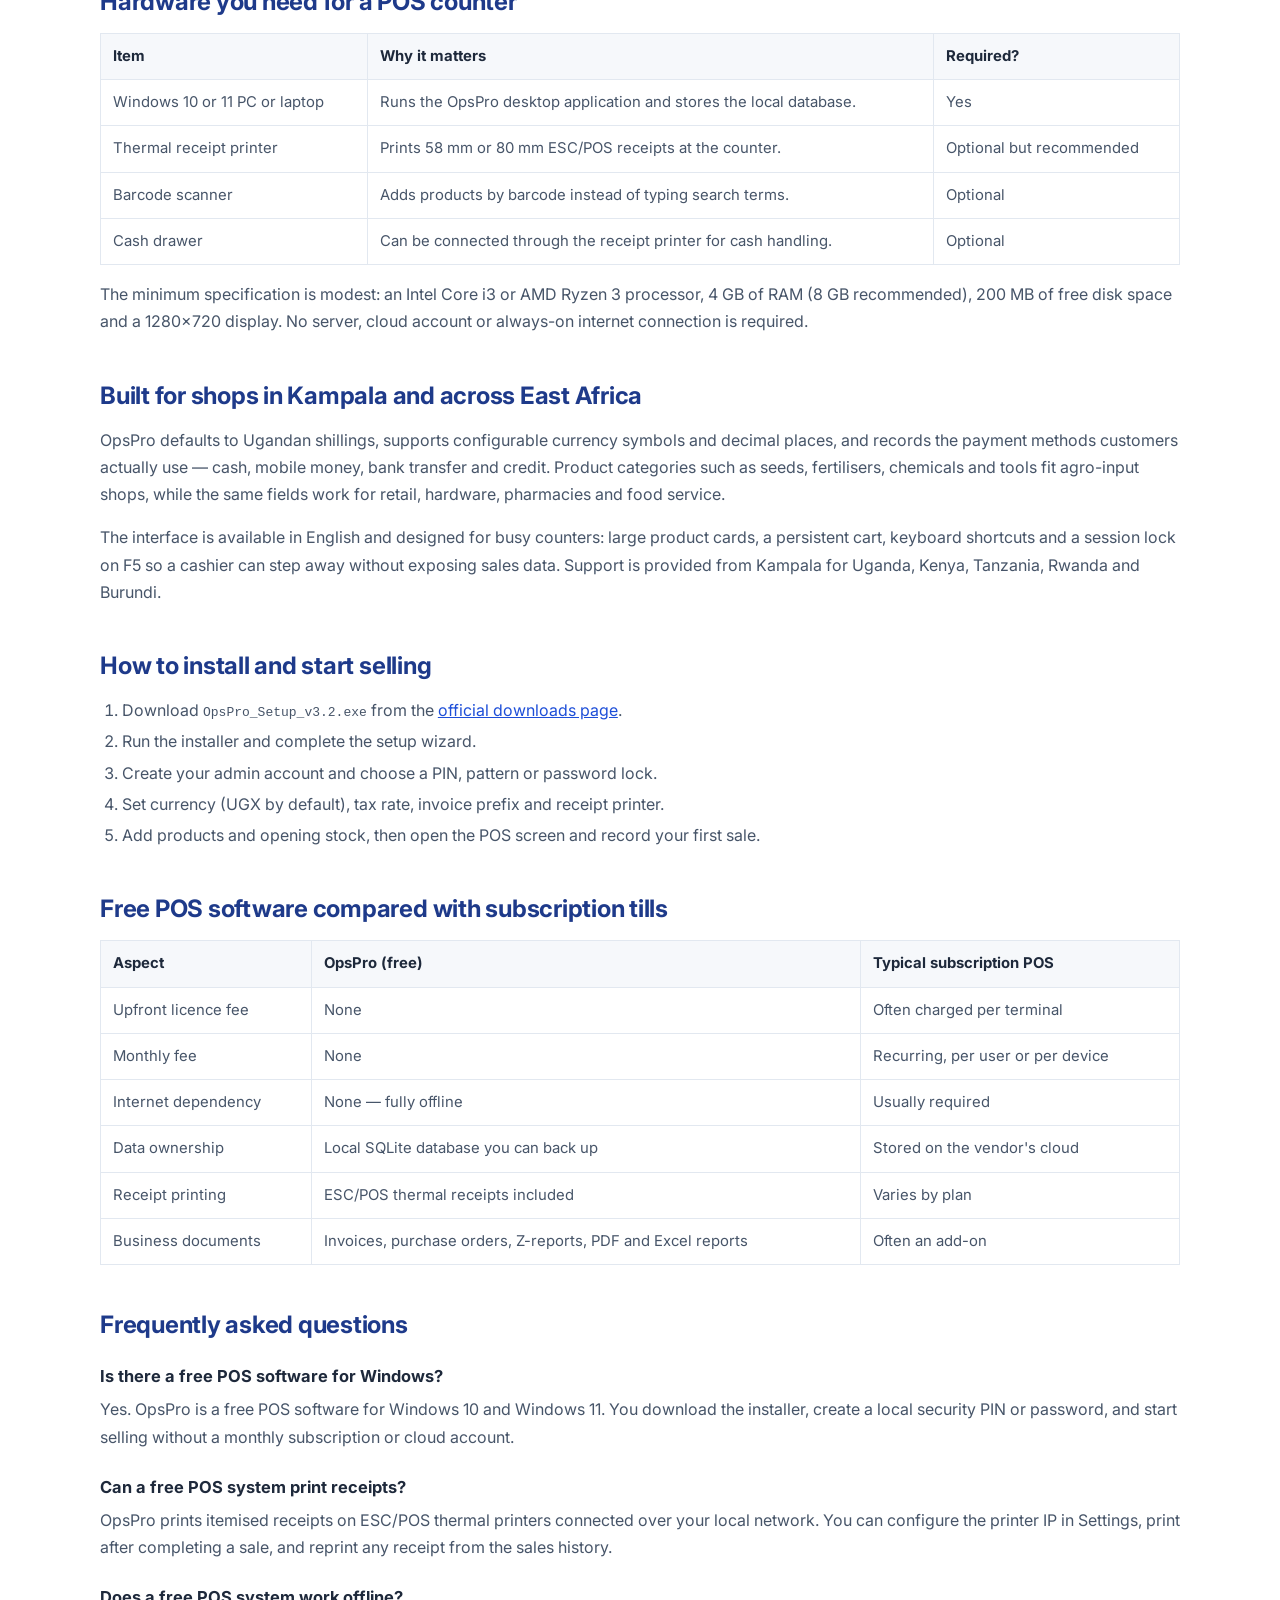
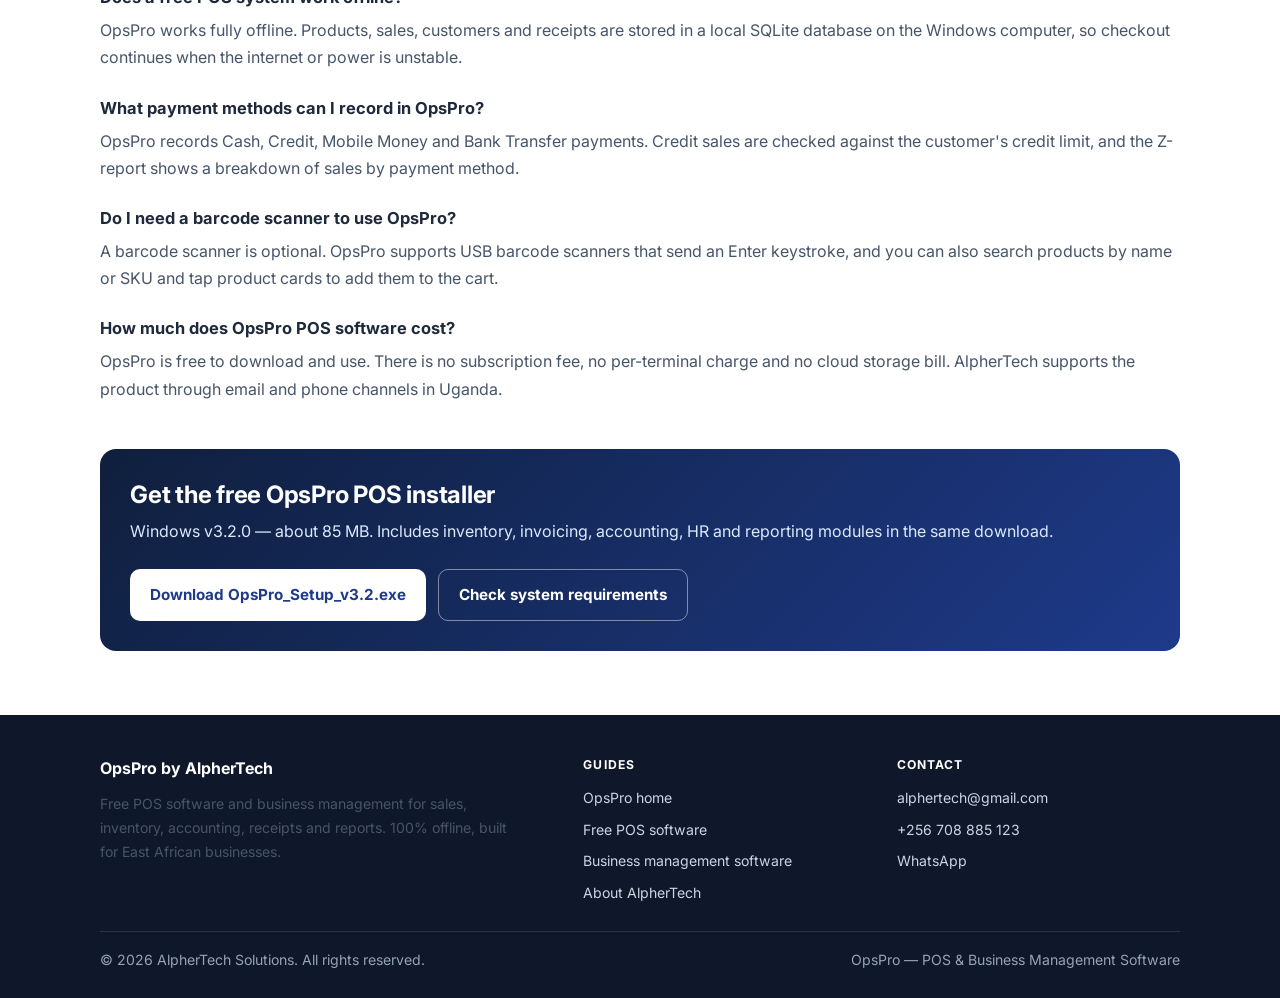
<file: free-pos-software.html>
<!DOCTYPE html>
<html lang="en">
<head>
    <meta charset="UTF-8">
    <meta name="viewport" content="width=device-width, initial-scale=1.0">
    <title>Free POS Software for Small Business | OpsPro by AlpherTech</title>
    <meta name="description" content="Download OpsPro, a free point of sale (POS) software for Windows. Sell faster, scan barcodes, print thermal receipts and track inventory offline — built for businesses in Uganda and East Africa." />
    <meta name="keywords" content="free pos software, free point of sale software, pos system, pos software for small business, point of sale software, receipt printing, receipt printing software, thermal receipt printer pos, barcode scanner pos, offline pos system, windows pos software, uganda pos software, kampala pos, alphertech opspro, opspro pos" />
    <meta name="author" content="AlpherTech Solutions" />
    <meta name="robots" content="index, follow, max-snippet:-1, max-image-preview:large" />
    <link rel="canonical" href="https://opspro.alphertech.com/free-pos-software.html" />
    <meta name="theme-color" content="#1e3a8a" />

    <meta property="og:site_name" content="OpsPro by AlpherTech" />
    <meta property="og:locale" content="en_UG" />
    <meta property="og:type" content="article" />
    <meta property="og:title" content="Free POS Software for Small Business — OpsPro" />
    <meta property="og:description" content="Free Windows POS software with barcode scanning, thermal receipt printing, inventory and daily sales reports. 100% offline." />
    <meta property="og:url" content="https://opspro.alphertech.com/free-pos-software.html" />
    <meta property="og:image" content="https://opspro.alphertech.com/assets/og-opspro.png" />
    <meta property="og:image:width" content="1200" />
    <meta property="og:image:height" content="630" />
    <meta property="og:image:alt" content="OpsPro free POS software by AlpherTech" />
    <meta name="twitter:card" content="summary_large_image" />
    <meta name="twitter:title" content="Free POS Software for Small Business — OpsPro" />
    <meta name="twitter:description" content="Free Windows POS software with barcode scanning, thermal receipt printing, inventory and daily sales reports. 100% offline." />
    <meta name="twitter:image" content="https://opspro.alphertech.com/assets/og-opspro.png" />

    <link rel="icon" href="assets/favicon.svg" type="image/svg+xml" />
    <link rel="apple-touch-icon" href="assets/apple-touch-icon.png" />
    <link rel="preconnect" href="https://fonts.googleapis.com">
    <link rel="preconnect" href="https://fonts.gstatic.com" crossorigin>
    <link href="https://fonts.googleapis.com/css2?family=Inter:wght@400;500;600;700;800&display=swap" rel="stylesheet">
    <link rel="stylesheet" href="assets/seo.css" />

    <script type="application/ld+json">
    {
      "@context": "https://schema.org",
      "@graph": [
        {
          "@type": "WebPage",
          "@id": "https://opspro.alphertech.com/free-pos-software.html#webpage",
          "url": "https://opspro.alphertech.com/free-pos-software.html",
          "name": "Free POS Software for Small Business | OpsPro",
          "description": "Guide to OpsPro, a free point of sale (POS) software for Windows with barcode scanning, thermal receipt printing, inventory and offline data storage.",
          "inLanguage": "en-UG",
          "isPartOf": { "@id": "https://opspro.alphertech.com/#website" },
          "about": { "@id": "https://opspro.alphertech.com/#software" }
        },
        {
          "@type": "BreadcrumbList",
          "itemListElement": [
            { "@type": "ListItem", "position": 1, "name": "Home", "item": "https://opspro.alphertech.com/" },
            { "@type": "ListItem", "position": 2, "name": "Free POS Software", "item": "https://opspro.alphertech.com/free-pos-software.html" }
          ]
        },
        {
          "@type": "FAQPage",
          "mainEntity": [
            {
              "@type": "Question",
              "name": "Is there a free POS software for Windows?",
              "acceptedAnswer": {
                "@type": "Answer",
                "text": "Yes. OpsPro is a free POS software for Windows 10 and Windows 11. You download the installer, create a local security PIN or password, and start selling without a monthly subscription or cloud account."
              }
            },
            {
              "@type": "Question",
              "name": "Can a free POS system print receipts?",
              "acceptedAnswer": {
                "@type": "Answer",
                "text": "OpsPro prints itemised receipts on ESC/POS thermal printers connected over your local network. You can configure the printer IP in Settings, print after completing a sale, and reprint any receipt from the sales history."
              }
            },
            {
              "@type": "Question",
              "name": "Does a free POS system work offline?",
              "acceptedAnswer": {
                "@type": "Answer",
                "text": "OpsPro works fully offline. Products, sales, customers and receipts are stored in a local SQLite database on the Windows computer, so checkout continues when the internet or power is unstable."
              }
            },
            {
              "@type": "Question",
              "name": "What payment methods can I record in OpsPro?",
              "acceptedAnswer": {
                "@type": "Answer",
                "text": "OpsPro records Cash, Credit, Mobile Money and Bank Transfer payments. Credit sales are checked against the customer's credit limit, and the Z-report shows a breakdown of sales by payment method."
              }
            },
            {
              "@type": "Question",
              "name": "Do I need a barcode scanner to use OpsPro?",
              "acceptedAnswer": {
                "@type": "Answer",
                "text": "A barcode scanner is optional. OpsPro supports USB barcode scanners that send an Enter keystroke, and you can also search products by name or SKU and tap product cards to add them to the cart."
              }
            },
            {
              "@type": "Question",
              "name": "How much does OpsPro POS software cost?",
              "acceptedAnswer": {
                "@type": "Answer",
                "text": "OpsPro is free to download and use. There is no subscription fee, no per-terminal charge and no cloud storage bill. AlpherTech supports the product through email and phone channels in Uganda."
              }
            }
          ]
        }
      ]
    }
    </script>
</head>
<body>

<header class="site">
    <div class="wrap nav">
        <a class="brand" href="index.html" aria-label="OpsPro home">
            <span class="mark">O</span>
            <span class="copy"><strong>OpsPro</strong><small>by AlpherTech</small></span>
        </a>
        <nav class="nav-links" aria-label="Primary">
            <a href="index.html">Home</a>
            <a href="free-pos-software.html">Free POS Software</a>
            <a href="business-management-software.html">Business Management</a>
            <a href="alphertech.html">AlpherTech</a>
            <a class="cta" href="index.html#downloads">Download free</a>
        </nav>
    </div>
</header>

<section class="hero">
    <div class="wrap">
        <span class="eyebrow">Free point of sale software</span>
        <h1>Free POS software for small businesses in Uganda and East Africa</h1>
        <p>OpsPro is a free point of sale (POS) system for Windows that handles checkout, barcode scanning, thermal receipt printing, inventory and daily sales reporting — without a subscription or an internet connection.</p>
        <div class="actions">
            <a class="btn btn-primary" href="OpsPro_Setup_v3.2.exe">Download OpsPro for Windows</a>
            <a class="btn btn-ghost" href="index.html#pos">Read the POS user manual</a>
        </div>
    </div>
</section>

<div class="wrap crumbs">
    <a href="index.html">Home</a><span>/</span><strong>Free POS Software</strong>
</div>

<main>
    <div class="wrap">

        <h2>What is free POS software?</h2>
        <p>Point of sale software is the program a shop uses to record a sale, calculate the total, take payment and issue a receipt. A <strong>free POS software</strong> gives you those checkout capabilities without a monthly licence, which matters for small retailers, pharmacies, agro-input dealers and restaurants that operate on thin margins.</p>
        <p>OpsPro takes that idea further: it is a complete <a href="business-management-software.html">business management system</a>, not just a till. Every sale recorded at the counter updates stock levels, customer balances, accounting entries and reports at the same time. The software is built by <a href="alphertech.html">AlpherTech</a> for East African businesses and ships as a Windows desktop application with local data storage.</p>

        <h2>Why businesses choose OpsPro as their free POS system</h2>
        <div class="grid">
            <div class="tile">
                <h3>Fast checkout</h3>
                <p>Search by name, SKU or barcode, tap a product card, adjust quantity and complete the sale with the F12 shortcut.</p>
            </div>
            <div class="tile">
                <h3>Barcode scanning</h3>
                <p>USB scanners that send an Enter keystroke work out of the box. Rapid keystrokes are detected as a scan.</p>
            </div>
            <div class="tile">
                <h3>Receipt printing</h3>
                <p>Print itemised thermal receipts with tax, totals, amount paid and balance due, then reprint from sales history.</p>
            </div>
            <div class="tile">
                <h3>Stock updates</h3>
                <p>Every sale reduces inventory automatically and triggers low-stock and expiry alerts on the dashboard.</p>
            </div>
            <div class="tile">
                <h3>Credit and customer accounts</h3>
                <p>Sell on credit, enforce credit limits and record customer payments against outstanding balances.</p>
            </div>
            <div class="tile">
                <h3>Daily Z-reports</h3>
                <p>Close the day with a cash-up summary that compares expected cash in the drawer with the counted amount.</p>
            </div>
            <div class="tile">
                <h3>Roles and permissions</h3>
                <p>Give cashiers POS access only, while managers and admins unlock reports, inventory and settings.</p>
            </div>
            <div class="tile">
                <h3>Offline by design</h3>
                <p>All data lives in a local SQLite database on the device, so sales continue through network outages.</p>
            </div>
        </div>

        <h2>Receipt printing on ESC/POS thermal printers</h2>
        <p>Receipt printing is one of the reasons shops move from handwritten books to a POS. OpsPro prints through <strong>ESC/POS thermal printers</strong> on the same local network. Set the printer address once in Settings, and every completed sale can print an itemised receipt showing the invoice number, products, quantities, unit prices, tax, total, amount paid and outstanding balance.</p>
        <p>If a customer needs a second copy, open the sale in <em>Sales Management</em> and reprint it. Because receipts are generated from stored transaction data rather than retyped, the copy always matches the original. For shops that also issue invoices and statements, see the <a href="business-management-software.html">business document generator</a> guide.</p>

        <h2>Hardware you need for a POS counter</h2>
        <table>
            <tr><th>Item</th><th>Why it matters</th><th>Required?</th></tr>
            <tr><td>Windows 10 or 11 PC or laptop</td><td>Runs the OpsPro desktop application and stores the local database.</td><td>Yes</td></tr>
            <tr><td>Thermal receipt printer</td><td>Prints 58 mm or 80 mm ESC/POS receipts at the counter.</td><td>Optional but recommended</td></tr>
            <tr><td>Barcode scanner</td><td>Adds products by barcode instead of typing search terms.</td><td>Optional</td></tr>
            <tr><td>Cash drawer</td><td>Can be connected through the receipt printer for cash handling.</td><td>Optional</td></tr>
        </table>
        <p>The minimum specification is modest: an Intel Core i3 or AMD Ryzen 3 processor, 4 GB of RAM (8 GB recommended), 200 MB of free disk space and a 1280×720 display. No server, cloud account or always-on internet connection is required.</p>

        <h2>Built for shops in Kampala and across East Africa</h2>
        <p>OpsPro defaults to Ugandan shillings, supports configurable currency symbols and decimal places, and records the payment methods customers actually use — cash, mobile money, bank transfer and credit. Product categories such as seeds, fertilisers, chemicals and tools fit agro-input shops, while the same fields work for retail, hardware, pharmacies and food service.</p>
        <p>The interface is available in English and designed for busy counters: large product cards, a persistent cart, keyboard shortcuts and a session lock on F5 so a cashier can step away without exposing sales data. Support is provided from Kampala for Uganda, Kenya, Tanzania, Rwanda and Burundi.</p>

        <h2>How to install and start selling</h2>
        <ol>
            <li>Download <code>OpsPro_Setup_v3.2.exe</code> from the <a href="index.html#downloads">official downloads page</a>.</li>
            <li>Run the installer and complete the setup wizard.</li>
            <li>Create your admin account and choose a PIN, pattern or password lock.</li>
            <li>Set currency (UGX by default), tax rate, invoice prefix and receipt printer.</li>
            <li>Add products and opening stock, then open the POS screen and record your first sale.</li>
        </ol>

        <h2>Free POS software compared with subscription tills</h2>
        <table>
            <tr><th>Aspect</th><th>OpsPro (free)</th><th>Typical subscription POS</th></tr>
            <tr><td>Upfront licence fee</td><td>None</td><td>Often charged per terminal</td></tr>
            <tr><td>Monthly fee</td><td>None</td><td>Recurring, per user or per device</td></tr>
            <tr><td>Internet dependency</td><td>None — fully offline</td><td>Usually required</td></tr>
            <tr><td>Data ownership</td><td>Local SQLite database you can back up</td><td>Stored on the vendor's cloud</td></tr>
            <tr><td>Receipt printing</td><td>ESC/POS thermal receipts included</td><td>Varies by plan</td></tr>
            <tr><td>Business documents</td><td>Invoices, purchase orders, Z-reports, PDF and Excel reports</td><td>Often an add-on</td></tr>
        </table>

        <h2>Frequently asked questions</h2>
        <div class="faq">
            <h3>Is there a free POS software for Windows?</h3>
            <p>Yes. OpsPro is a free POS software for Windows 10 and Windows 11. You download the installer, create a local security PIN or password, and start selling without a monthly subscription or cloud account.</p>

            <h3>Can a free POS system print receipts?</h3>
            <p>OpsPro prints itemised receipts on ESC/POS thermal printers connected over your local network. You can configure the printer IP in Settings, print after completing a sale, and reprint any receipt from the sales history.</p>

            <h3>Does a free POS system work offline?</h3>
            <p>OpsPro works fully offline. Products, sales, customers and receipts are stored in a local SQLite database on the Windows computer, so checkout continues when the internet or power is unstable.</p>

            <h3>What payment methods can I record in OpsPro?</h3>
            <p>OpsPro records Cash, Credit, Mobile Money and Bank Transfer payments. Credit sales are checked against the customer's credit limit, and the Z-report shows a breakdown of sales by payment method.</p>

            <h3>Do I need a barcode scanner to use OpsPro?</h3>
            <p>A barcode scanner is optional. OpsPro supports USB barcode scanners that send an Enter keystroke, and you can also search products by name or SKU and tap product cards to add them to the cart.</p>

            <h3>How much does OpsPro POS software cost?</h3>
            <p>OpsPro is free to download and use. There is no subscription fee, no per-terminal charge and no cloud storage bill. AlpherTech supports the product through email and phone channels in Uganda.</p>
        </div>

        <div class="cta-band">
            <h2>Get the free OpsPro POS installer</h2>
            <p>Windows v3.2.0 — about 85 MB. Includes inventory, invoicing, accounting, HR and reporting modules in the same download.</p>
            <div class="actions">
                <a class="btn btn-primary" href="OpsPro_Setup_v3.2.exe">Download OpsPro_Setup_v3.2.exe</a>
                <a class="btn btn-ghost" href="index.html#system">Check system requirements</a>
            </div>
        </div>

    </div>
</main>

<footer class="site">
    <div class="wrap foot-grid">
        <div>
            <strong style="color:#fff;font-size:1rem;">OpsPro by AlpherTech</strong>
            <p style="margin:10px 0 0;max-width:420px;">Free POS software and business management for sales, inventory, accounting, receipts and reports. 100% offline, built for East African businesses.</p>
        </div>
        <div>
            <h4>Guides</h4>
            <div class="foot-links">
                <a href="index.html">OpsPro home</a>
                <a href="free-pos-software.html">Free POS software</a>
                <a href="business-management-software.html">Business management software</a>
                <a href="alphertech.html">About AlpherTech</a>
            </div>
        </div>
        <div>
            <h4>Contact</h4>
            <div class="foot-links">
                <a href="mailto:alphertech@gmail.com">alphertech@gmail.com</a>
                <a href="tel:+256708885123">+256 708 885 123</a>
                <a href="https://wa.me/256708885123" target="_blank" rel="noopener noreferrer">WhatsApp</a>
            </div>
        </div>
    </div>
    <div class="wrap foot-bottom">
        <span>&copy; <span id="yr"></span> AlpherTech Solutions. All rights reserved.</span>
        <span>OpsPro — POS &amp; Business Management Software</span>
    </div>
</footer>

<script>document.getElementById('yr').textContent = new Date().getFullYear();</script>
</body>
</html>
</file>
<file: assets/seo.css>
:root {
    --ink: #1e293b;
    --muted: #64748b;
    --line: #e2e8f0;
    --brand: #1e3a8a;
    --blue: #2563eb;
    --bg: #f6f8fb;
}
* { box-sizing: border-box; }
html { scroll-behavior: smooth; }
body {
    margin: 0;
    font-family: Inter, "Segoe UI", Arial, sans-serif;
    color: var(--ink);
    background: #fff;
    line-height: 1.7;
}
a { color: #1d4ed8; }
.wrap { width: min(1080px, calc(100% - 40px)); margin-inline: auto; }

header.site {
    position: sticky;
    top: 0;
    z-index: 10;
    background: rgba(255, 255, 255, 0.96);
    backdrop-filter: blur(12px);
    border-bottom: 1px solid var(--line);
}
.nav {
    display: flex;
    align-items: center;
    justify-content: space-between;
    gap: 20px;
    min-height: 70px;
    flex-wrap: wrap;
}
.brand {
    display: inline-flex;
    align-items: center;
    gap: 10px;
    color: var(--ink);
    text-decoration: none;
    font-weight: 800;
}
.brand .mark {
    width: 40px;
    height: 40px;
    display: grid;
    place-items: center;
    border-radius: 11px;
    background: linear-gradient(135deg, #2563eb, #1e3a8a);
    color: #fff;
    font-weight: 800;
    font-size: 1.05rem;
}
.brand span.copy { display: grid; line-height: 1.1; }
.brand small {
    font-size: 0.68rem;
    color: var(--muted);
    font-weight: 700;
    letter-spacing: 0.06em;
    text-transform: uppercase;
    margin-top: 3px;
}
.nav-links { display: flex; align-items: center; gap: 6px; flex-wrap: wrap; }
.nav-links a {
    padding: 9px 12px;
    border-radius: 8px;
    color: #475569;
    text-decoration: none;
    font-size: 0.88rem;
    font-weight: 600;
}
.nav-links a:hover { background: #eff6ff; color: #1d4ed8; }
.nav-links .cta { background: var(--blue); color: #fff; }
.nav-links .cta:hover { background: #1d4ed8; color: #fff; }

.hero {
    background:
        radial-gradient(circle at 85% 15%, rgba(96, 165, 250, 0.25), transparent 28%),
        linear-gradient(135deg, #0f1f3d, #1e3a8a);
    color: #fff;
    padding: 54px 0 58px;
    text-align: center;
}
.hero h1 {
    margin: 0.25em auto 0.35em;
    font-size: clamp(1.85rem, 4vw, 2.6rem);
    line-height: 1.18;
    letter-spacing: -0.02em;
    max-width: 920px;
}
.hero p { max-width: 780px; color: #dbeafe; font-size: 1.05rem; margin: 0 auto 10px; }
.eyebrow {
    display: inline-block;
    background: rgba(255, 255, 255, 0.12);
    border: 1px solid rgba(255, 255, 255, 0.22);
    padding: 4px 12px;
    border-radius: 999px;
    font-size: 0.74rem;
    font-weight: 700;
    letter-spacing: 0.07em;
    text-transform: uppercase;
}
.actions { display: flex; flex-wrap: wrap; gap: 12px; margin-top: 24px; }
.btn {
    display: inline-flex;
    align-items: center;
    gap: 8px;
    padding: 12px 20px;
    border-radius: 10px;
    text-decoration: none;
    font-weight: 700;
    font-size: 0.95rem;
}
.btn-primary { background: #fff; color: #1e3a8a; }
.btn-primary:hover { background: #e0e7ff; }
.btn-ghost { border: 1px solid rgba(255, 255, 255, 0.45); color: #fff; }
.btn-ghost:hover { background: rgba(255, 255, 255, 0.1); }

.crumbs { font-size: 0.82rem; color: var(--muted); padding: 16px 0 0; }
.crumbs a { color: var(--muted); text-decoration: none; }
.crumbs a:hover { color: #1d4ed8; }
.crumbs span { margin: 0 6px; }

main { padding: 6px 0 64px; }
h2 {
    color: var(--brand);
    font-size: 1.5rem;
    margin: 44px 0 12px;
    letter-spacing: -0.01em;
    line-height: 1.3;
}
h3 { font-size: 1.03rem; margin: 24px 0 6px; color: var(--ink); }
p, li { color: #475569; }
ul, ol { padding-left: 22px; }
li { margin: 4px 0; }

.card {
    background: var(--bg);
    border: 1px solid var(--line);
    border-radius: 14px;
    padding: 18px 24px;
    margin: 18px 0;
}
.card p:first-child { margin-top: 0; }
.card p:last-child { margin-bottom: 0; }

.grid {
    display: grid;
    grid-template-columns: repeat(auto-fit, minmax(230px, 1fr));
    gap: 14px;
    margin: 18px 0;
}
.tile {
    background: #fff;
    border: 1px solid var(--line);
    border-radius: 12px;
    padding: 16px 18px;
}
.tile h3 { margin: 0 0 4px; font-size: 0.98rem; color: var(--brand); }
.tile p { margin: 0; font-size: 0.9rem; }

table { width: 100%; border-collapse: collapse; margin: 16px 0; font-size: 0.93rem; }
th, td { border: 1px solid var(--line); padding: 10px 12px; text-align: left; vertical-align: top; }
th { background: var(--bg); color: var(--ink); font-weight: 700; }
td { color: #475569; }

.faq h3 { margin-top: 22px; }
.faq p { margin: 0.2em 0 0; }

.cta-band {
    background: linear-gradient(135deg, #0f1f3d, #1e3a8a);
    color: #fff;
    border-radius: 16px;
    padding: 30px;
    margin-top: 46px;
}
.cta-band h2 { color: #fff; margin: 0 0 8px; }
.cta-band p { color: #dbeafe; margin: 0 0 18px; }

footer.site { background: #0f172a; color: #94a3b8; padding: 40px 0 26px; font-size: 0.88rem; }
footer.site a { color: #cbd5e1; text-decoration: none; }
footer.site a:hover { color: #60a5fa; }
.foot-grid { display: grid; grid-template-columns: 1.6fr 1fr 1fr; gap: 30px; }
.foot-grid h4 {
    color: #fff;
    font-size: 0.76rem;
    text-transform: uppercase;
    letter-spacing: 0.09em;
    margin: 0 0 10px;
}
.foot-links { display: grid; gap: 8px; }
.foot-bottom {
    border-top: 1px solid rgba(148, 163, 184, 0.2);
    margin-top: 26px;
    padding-top: 16px;
    display: flex;
    justify-content: space-between;
    gap: 12px;
    flex-wrap: wrap;
}
@media (max-width: 760px) {
    .foot-grid { grid-template-columns: 1fr; }
    .hero { padding: 38px 0 42px; }
}
</file>
